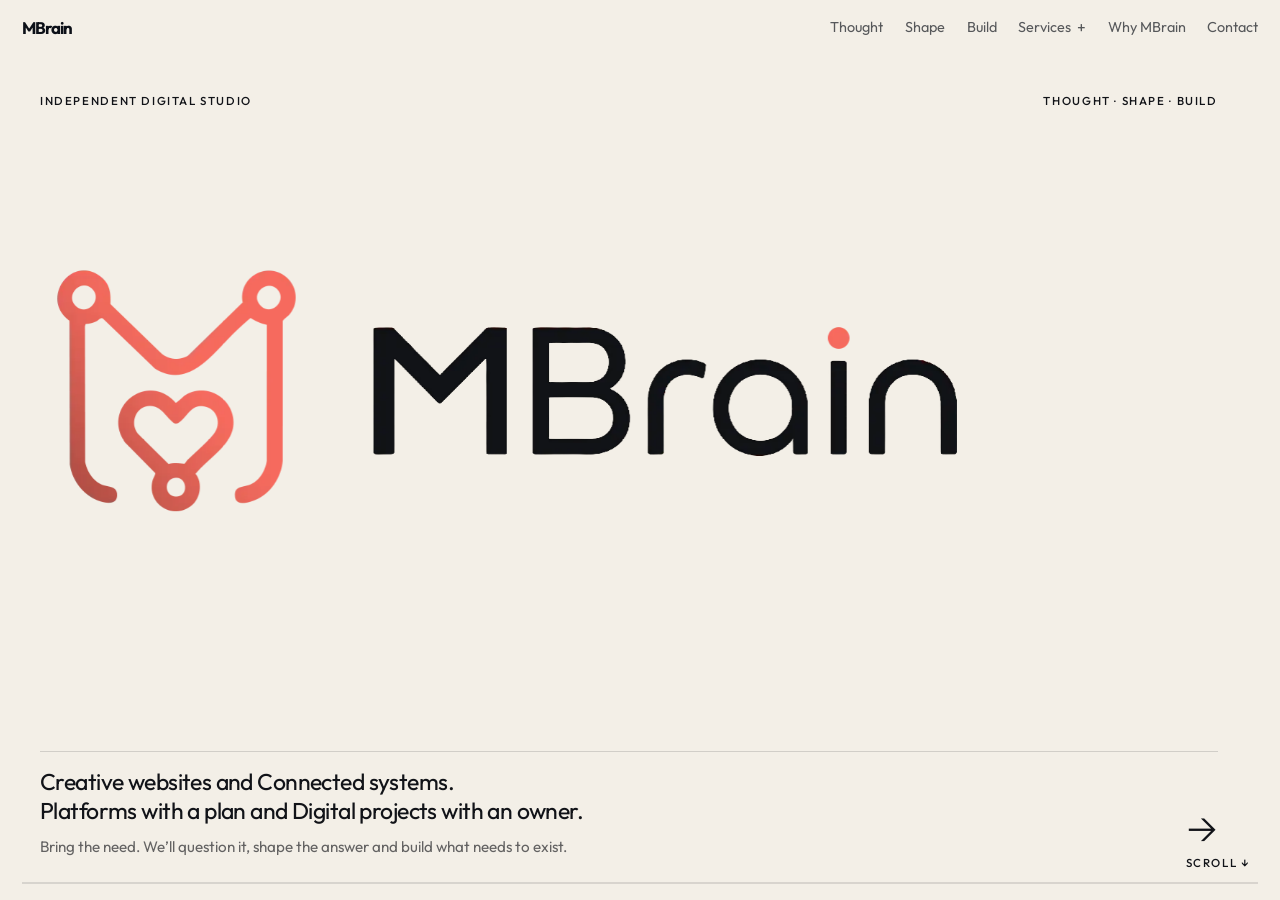
<file: index.html>
<!doctype html>
<html lang="en">
<head>
  <meta charset="utf-8">
  <meta name="viewport" content="width=device-width, initial-scale=1">
  <title>MBrain | Thought · Shape · Build</title>
  <meta name="description" content="MBrain creates creative websites, connected systems, digital products and platforms, and leads digital projects from need to delivery.">
  <link rel="preconnect" href="https://fonts.googleapis.com">
  <link rel="preconnect" href="https://fonts.gstatic.com" crossorigin>
  <link href="https://fonts.googleapis.com/css2?family=Outfit:wght@100..900&display=swap" rel="stylesheet">
  <link rel="icon" type="image/x-icon" href="assets/favicon.ico">
  <link rel="icon" type="image/png" sizes="32x32" href="assets/favicon-32.png"> 
  <link rel="icon" type="image/png" sizes="16x16" href="assets/favicon-16.png">
  <link rel="apple-touch-icon" sizes="180x180" href="assets/apple-touch-icon.png">
  <link rel="stylesheet" href="styles.css?v=1.0.1">
  <script async src="https://www.googletagmanager.com/gtag/js?id=G-PNG44XED51"></script>
  <script>window.dataLayer = window.dataLayer || [];function gtag(){dataLayer.push(arguments);}gtag('js', new Date());gtag('config', 'G-PNG44XED51');</script>
  <meta name="description" content="MBrain is an independent digital studio working across creative websites, digital products, automations and project leadership.">
  <meta property="og:type" content="website">
  <meta property="og:title" content="MBrain | Thought · Shape · Build">
  <meta property="og:description" content="Creative websites. Connected systems. Platforms with a plan. Digital projects with an owner.">
  <meta property="og:url" content="https://mbrain.gr/">
  <meta property="og:site_name" content="MBrain">
  <meta property="og:image" content="https://mbrain.gr/assets/mbrain-og-image.png">
  <meta property="og:image:width" content="1200">
  <meta property="og:image:height" content="630">
  <meta property="og:image:type" content="image/png">
  <meta name="twitter:card" content="summary_large_image">
  <meta name="twitter:title" content="MBrain | Thought · Shape · Build">
  <meta name="twitter:description" content="Creative websites. Connected systems. Platforms with a plan. Digital projects with an owner.">
  <meta name="twitter:image" content="https://mbrain.gr/assets/mbrain-og-image.png">
  <link rel="preload" as="image" href="/assets/mbrain-logo-full-660.webp" imagesrcset=" /assets/mbrain-logo-full-660.webp 660w, /assets/mbrain-logo-full.webp 1315w " imagesizes="(max-width: 900px) calc(100vw - 38px), 74vw" fetchpriority="high">
</head>
<body>
  <header class="site-header">
    <a class="brand" href="#intro">MBrain</a>
    <nav class="nav" aria-label="Main navigation">
      <a href="#thought">Thought</a>
      <a href="#shape">Shape</a>
      <a href="#build">Build</a>
      <div class="nav-services">
        <a class="nav-services-trigger" href="#services" aria-haspopup="true" aria-expanded="false">
          <span>Services</span><span class="nav-services-caret" aria-hidden="true">+</span>
        </a>
        <div class="nav-services-dropdown" aria-label="Services">
          <a href="creative-web-experiences.html">Creative Web Experiences</a>
          <a href="automations-integrations.html">Automations & Integrations</a>
          <a href="digital-products-platforms.html">Digital Products & Platforms</a>
          <a href="digital-project-leadership.html">Digital Project Leadership</a>
        </div>
      </div>
      <a href="#why">Why MBrain</a>
      <a href="#contact">Contact</a>
    </nav>
    <button class="menu-toggle" type="button" aria-label="Open navigation" aria-expanded="false">Menu</button>
  </header>

  <div class="progress" aria-hidden="true"><span class="progress-bar"></span></div>
  <div class="scroll-cue mono" aria-hidden="true">Scroll ↓</div>

  <main class="h-shell" id="h-shell" tabindex="0" aria-label="MBrain horizontal website">
    <div class="track" id="track">

      <section class="panel hero-panel" id="intro" data-panel="intro">
        <div class="hero-inner">
          <div class="hero-topline mono">
            <span>Independent digital studio</span>
            <span>Thought · Shape · Build</span>
          </div>

          <div class="hero-word-stage">
            <h1 class="sr-only">MBrain</h1>
            <img class="hero-logo" src="assets/mbrain-logo-full-660.webp" srcset="assets/mbrain-logo-full-660.webp 660w,assets/mbrain-logo-full.webp 1315w" sizes="(max-width: 900px) calc(100vw - 38px), 74vw" width="660" height="195" fetchpriority="high" decoding="async" alt="MBrain">
            <div class="hero-cut" aria-hidden="true"></div>
          </div>

          <div class="hero-bottom">
            <div class="hero-message">
              <p class="hero-proposition">Creative websites and Connected systems. <br/>Platforms with a plan and Digital projects with an owner.</p>
              <p class="hero-support">Bring the need. We’ll question it, shape the answer and build what needs to exist.</p>
            </div>
            <span class="hero-arrow" aria-hidden="true">→</span>
          </div>
        </div>
      </section>

      <section class="panel thought-panel" id="thought" data-panel="thought">
        <div class="thought-color"></div>
        <div class="thought-image" aria-hidden="true"></div>
        <div class="panel-inner thought-layout">
          <span class="section-no mono">01 / THOUGHT</span>
          <div class="thought-title-wrap">
            <h2 class="pillar-title thought-title">Thought</h2>
          </div>
          <div class="thought-copy pillar-copy">
            <h3>Bring me the request and let’s find the actual need</h3>
            <p>A request often arrives with a solution already attached. “We need a new website.” “We need a platform.” “We need to automate this.”</p>
            <p>I take it apart first. What problem are we solving? Who does it matter to? What creates value? What is necessary? What depends on something else?</p>
            <p class="pillar-closing">The result is a business need that can be understood, challenged and justified.</p>
          </div>
        </div>
      </section>

      <section class="panel shape-panel" id="shape" data-panel="shape">
        <div class="panel-inner shape-layout">
          <span class="section-no mono dark">02 / SHAPE</span>
          <div class="shape-title-wrap">
            <h2 class="pillar-title shape-title">Shape</h2>
          </div>

          <div class="shape-image-stage" aria-hidden="true">
            <div class="shape-fragment sf1"></div>
            <div class="shape-fragment sf2"></div>
            <div class="shape-fragment sf3"></div>
            <div class="shape-fragment sf4"></div>
          </div>

          <div class="shape-copy pillar-copy dark-copy">
            <h3>Now we work out what that need should become</h3>
            <p>This is where the pieces come back together. Flows. Features. Services. Content. Technology. Options. Constraints. Priorities.</p>
            <p>We explore the possibilities, make decisions and turn the business need into a blueprint that people can actually work from.</p>
            <p class="pillar-closing">Something clear enough to build, and considered enough to go further than the original request.</p>
          </div>
        </div>
      </section>

      <section class="panel build-panel" id="build" data-panel="build">
        <div class="build-image" aria-hidden="true"></div>
        <div class="build-wash" aria-hidden="true"></div>
        <div class="panel-inner build-layout">
          <span class="section-no mono dark">03 / BUILD</span>
          <div class="build-title-wrap">
            <h2 class="pillar-title build-title">Build</h2>
          </div>

          <div class="build-assembly" aria-hidden="true">
            <span class="build-band bb1"></span>
            <span class="build-band bb2"></span>
            <span class="build-band bb3"></span>
            <span class="build-band bb4"></span>
            <span class="build-band bb5"></span>
          </div>

          <div class="build-copy pillar-copy dark-copy">
            <h3>Then we make it real</h3>
            <p>The blueprint becomes the website, the platform, the integration, the automation or the delivered project.</p>
            <p>Sometimes I build it. Sometimes your team does. Sometimes several teams are involved.</p>
            <p class="pillar-closing">My job is to keep the reasoning intact all the way through delivery, so what gets built still solves the problem we started with.</p>
          </div>
        </div>
      </section>

      <section class="panel capabilities-panel" id="services" data-panel="services">
        <div class="panel-inner capabilities-layout">
          <div class="cap-heading">
            <p class="kicker mono">Services</p>
            <h2>What can we build from here?</h2>
          </div>

          <div class="cap-strip">
            <button class="cap-item active" type="button" aria-expanded="true">
              <span class="mono">01</span>
              <strong>Creative Web Experiences</strong>
              <i>+</i>
            </button>
            <div class="cap-panel open">
              <div class="cap-copy">
                <h3>You need the digital presence to live up to the thing itself.</h3>
                <p>Some projects deserve more than a perfectly functional website. The brand, the place, the product or the idea needs an experience with its own character.</p>
                <p>I design and build creative websites around what makes the subject worth paying attention to, with the technology staying close enough to the concept that the idea survives implementation.</p>
                <a class="cap-service-link" href="creative-web-experiences.html">Explore Creative Web Experiences <span aria-hidden="true">→</span></a>
              </div>
            </div>

            <button class="cap-item" type="button" aria-expanded="false">
              <span class="mono">02</span>
              <strong>Automations &amp; Integrations</strong>
              <i>+</i>
            </button>
            <div class="cap-panel">
              <div class="cap-copy">
                <h3>Your tools work. The gaps between them don’t.</h3>
                <p>Information gets copied. Tasks get repeated. Someone becomes the human connection between systems that should already be connected.</p>
                <p>I look at the workflow as a whole, work out what should happen automatically and connect the pieces through integrations, APIs, automation and AI where it genuinely adds value.</p>
                <a class="cap-service-link" href="automations-integrations.html">Explore Automations &amp; Integrations <span aria-hidden="true">→</span></a>
              </div>
            </div>

            <button class="cap-item" type="button" aria-expanded="false">
              <span class="mono">03</span>
              <strong>Digital Products &amp; Platforms</strong>
              <i>+</i>
            </button>
            <div class="cap-panel">
              <div class="cap-copy">
                <h3>You know what it needs to do. It still needs to become a product.</h3>
                <p>Users. Journeys. Features. Rules. Integrations. Priorities. Edge cases. The initial idea has to become a structure that people can understand and build.</p>
                <p>I help architect that structure, guide the UX, give direction to the UI and create a blueprint that design and development teams can work from with confidence.</p>
                <a class="cap-service-link" href="digital-products-platforms.html">Explore Digital Products &amp; Platforms <span aria-hidden="true">→</span></a>
              </div>
            </div>

            <button class="cap-item" type="button" aria-expanded="false">
              <span class="mono">04</span>
              <strong>Digital Project Leadership</strong>
              <i>+</i>
            </button>
            <div class="cap-panel">
              <div class="cap-copy">
                <h3>Some digital projects need an owner more than they need another hire.</h3>
                <p>The work crosses teams. Decisions depend on other decisions. Suppliers need direction. Business and technology need to move together.</p>
                <p>I can step into the project for as long as the work needs me, bring structure to it, coordinate the people involved and stay responsible for moving it towards delivery.</p>
                <a class="cap-service-link" href="digital-project-leadership.html">Explore Digital Project Leadership <span aria-hidden="true">→</span></a>
              </div>
            </div>
          </div>
        </div>
      </section>

      <section class="panel why-panel" id="why" data-panel="why">
        <div class="why-rail mono" aria-hidden="true">BUILD / ARCHITECT / LEAD</div>
        <div class="panel-inner why-layout">
          <span class="section-no mono">05 / WHY MBRAIN</span>
          <div class="why-heading">
            <p class="kicker mono">Why MBrain</p>
            <h2>MBrain is me,<br>Michalis Vranis</h2>
          </div>
          <div class="why-copy">
            <p>I’ve spent years moving between parts of digital work that are usually handled separately: building websites, shaping products, running platforms, connecting systems and leading delivery across teams and suppliers.</p>
            <p>I have run my own digital publishing platform since 2011, built websites and digital experiences for clients, and managed complex digital projects inside larger organisations.</p>
            <p>That experience means I can stay close to the idea and still understand what happens when it reaches UX, UI, development, APIs, vendors, security, timelines and delivery.</p>
            <p class="why-closing">I can build when the work needs a builder, architect when it needs structure, and lead when it needs an owner.</p>
          </div>
        </div>
      </section>

      <section class="panel contact-panel" id="contact" data-panel="contact">
        <div class="contact-axis" aria-hidden="true"></div>
        <div class="panel-inner contact-layout">
          <p class="kicker mono">Start a conversation</p>
          <h2 class="contact-title">Bring me what you have</h2>
          <p class="contact-copy">An idea. A problem. A project that already exists. Something you know needs to happen and you’re still working out what it should become.</p>
          <p class="contact-closing">Let’s work out what comes next.</p>
          <div class="contact-actions">
            <a class="contact-link" href="mailto:hello@mbrain.gr">Start a conversation <span>↗</span></a>
            <a class="contact-social mono" target="_blank" href="https://www.linkedin.com/company/mbrain-studio/" aria-label="MBrain on LinkedIn">MBrain on LinkedIn <span>↗</span></a>
          </div>
        </div>
      </section>
    </div>
  </main>

  <script src="script.js?v=1.0.1"></script>
</body>
</html>
</file>
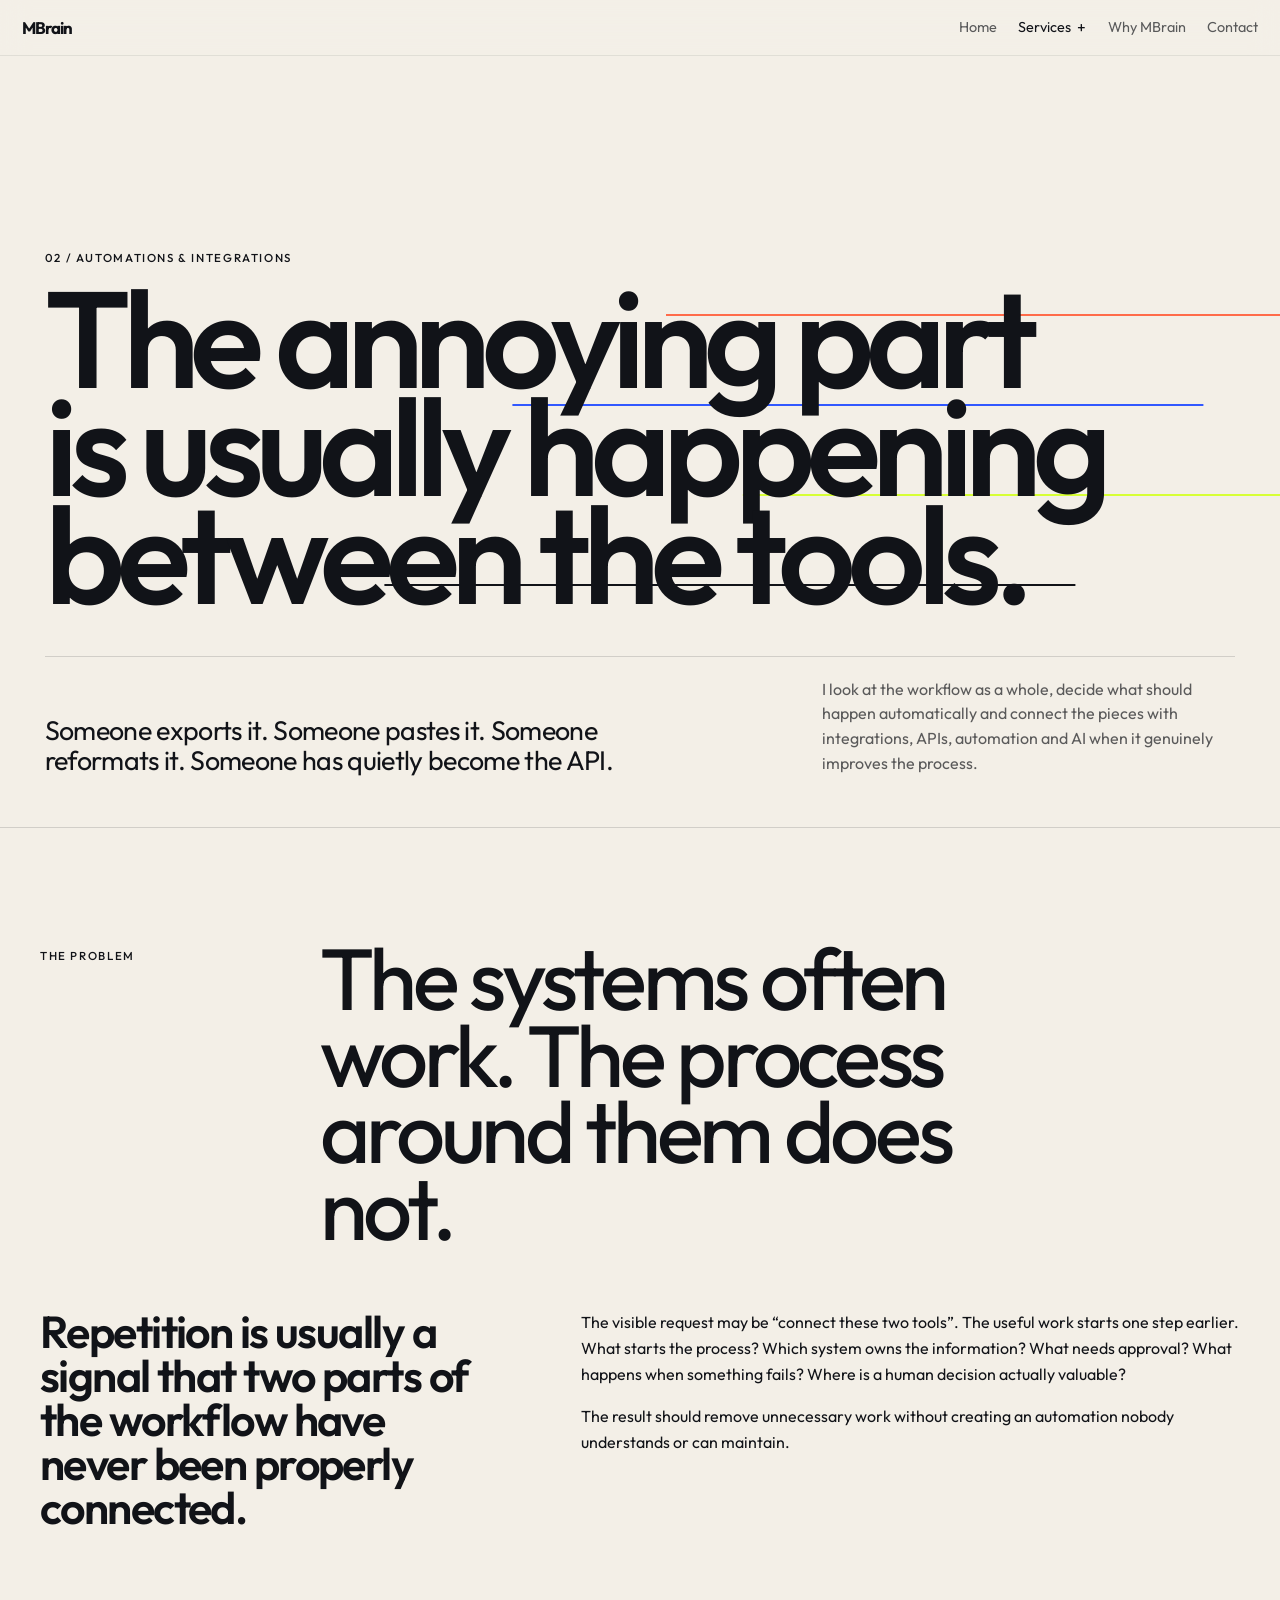
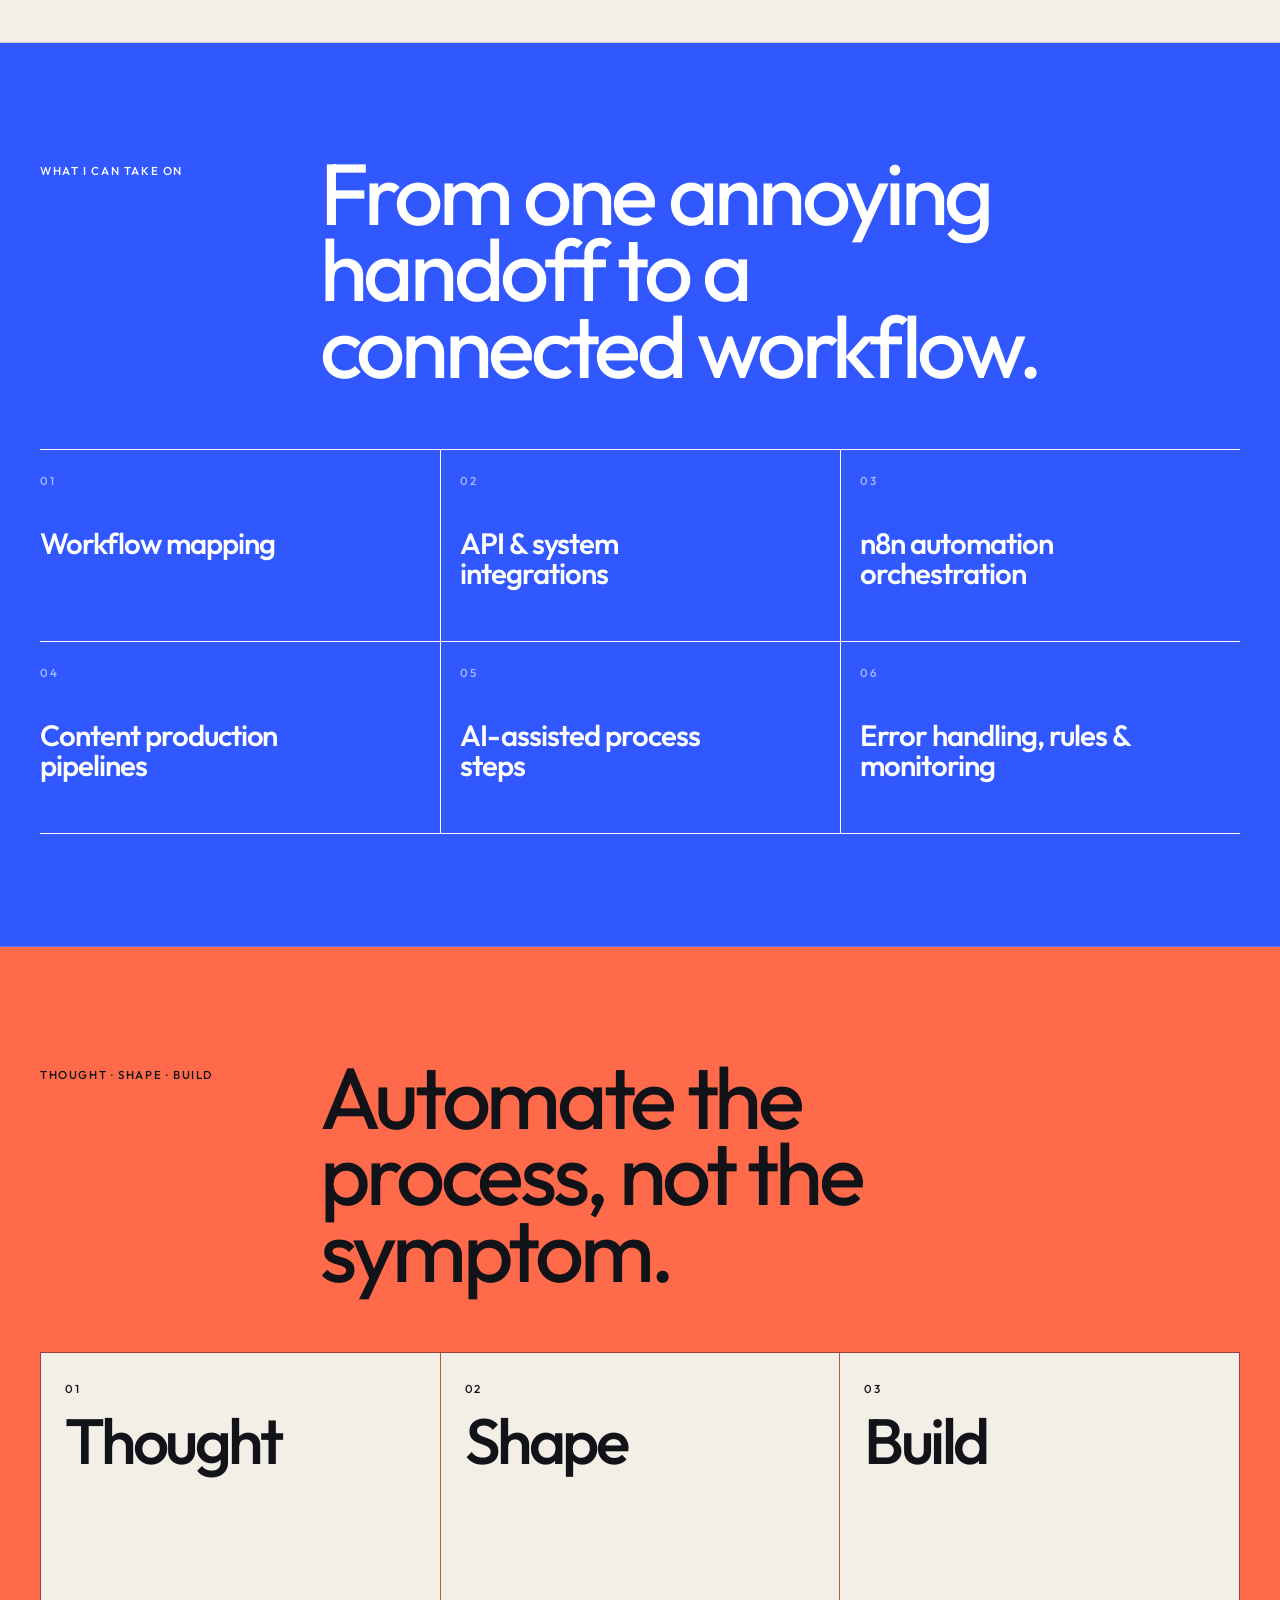
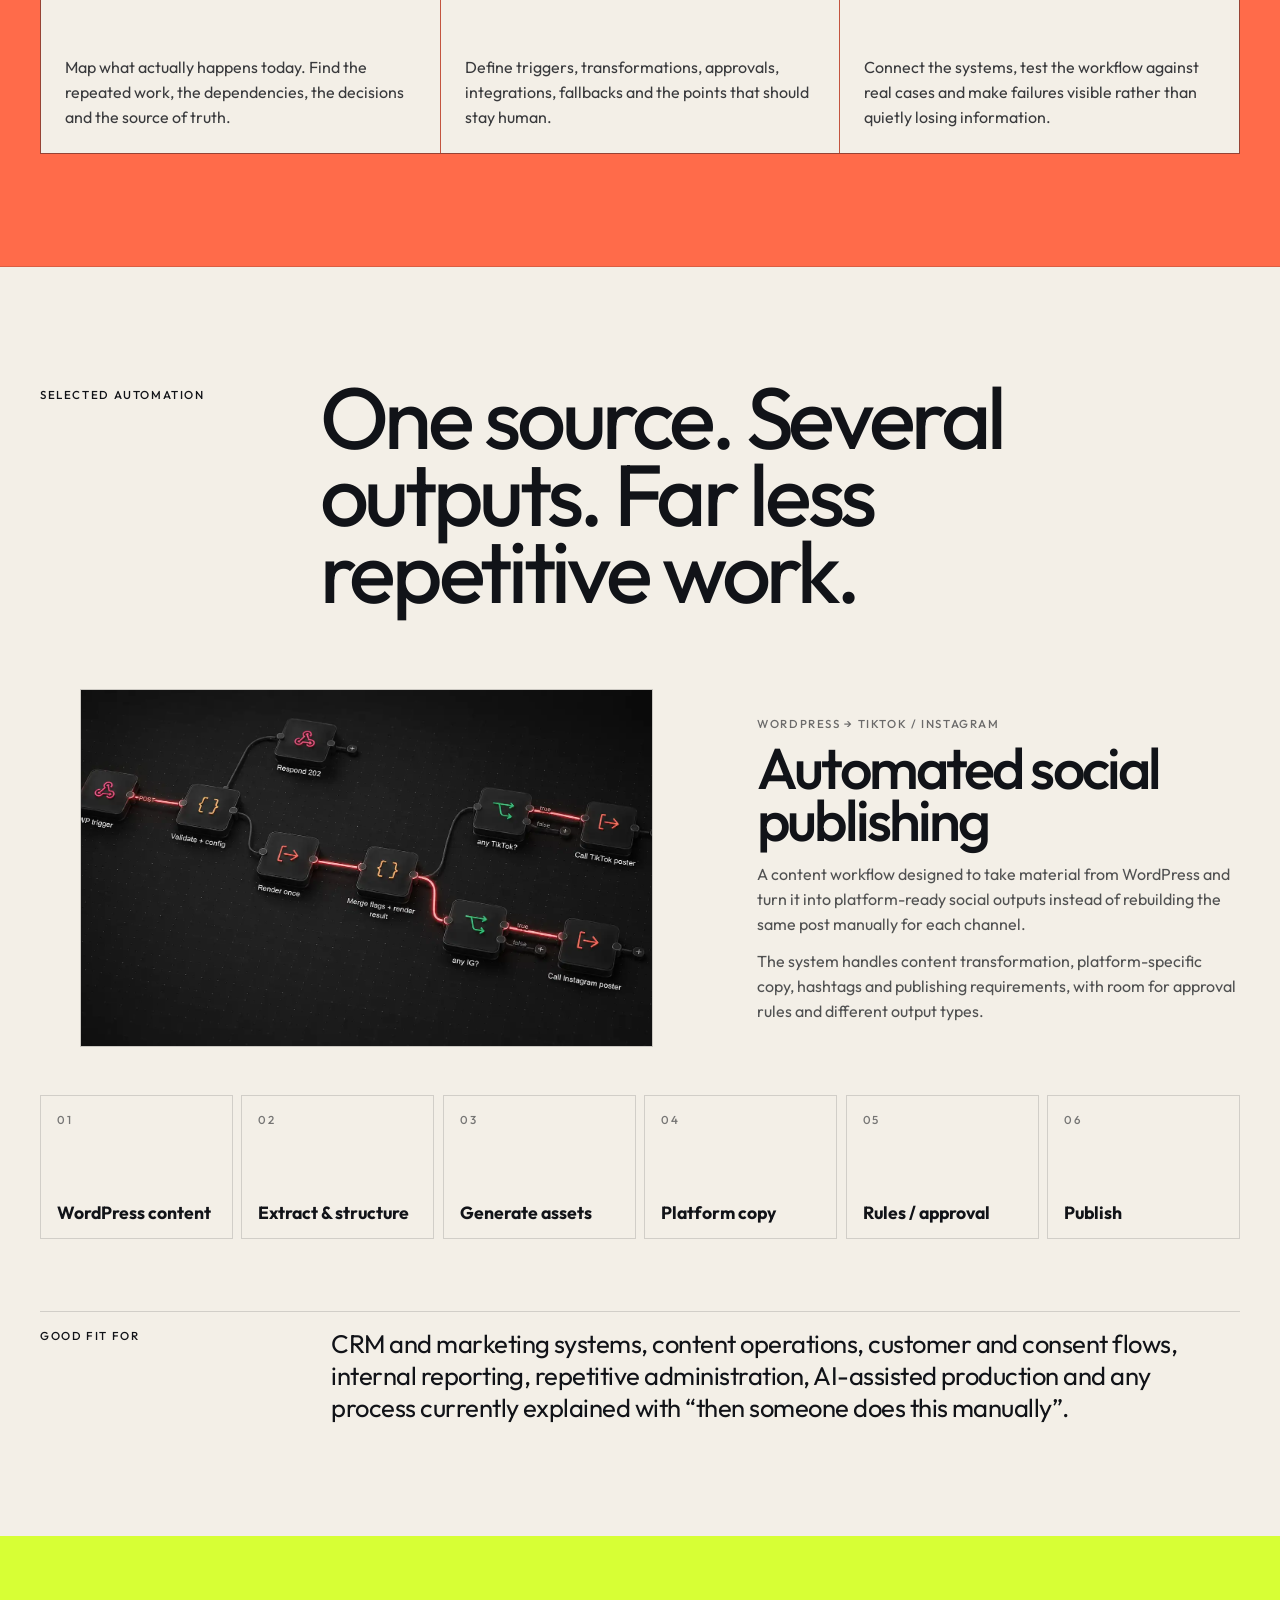
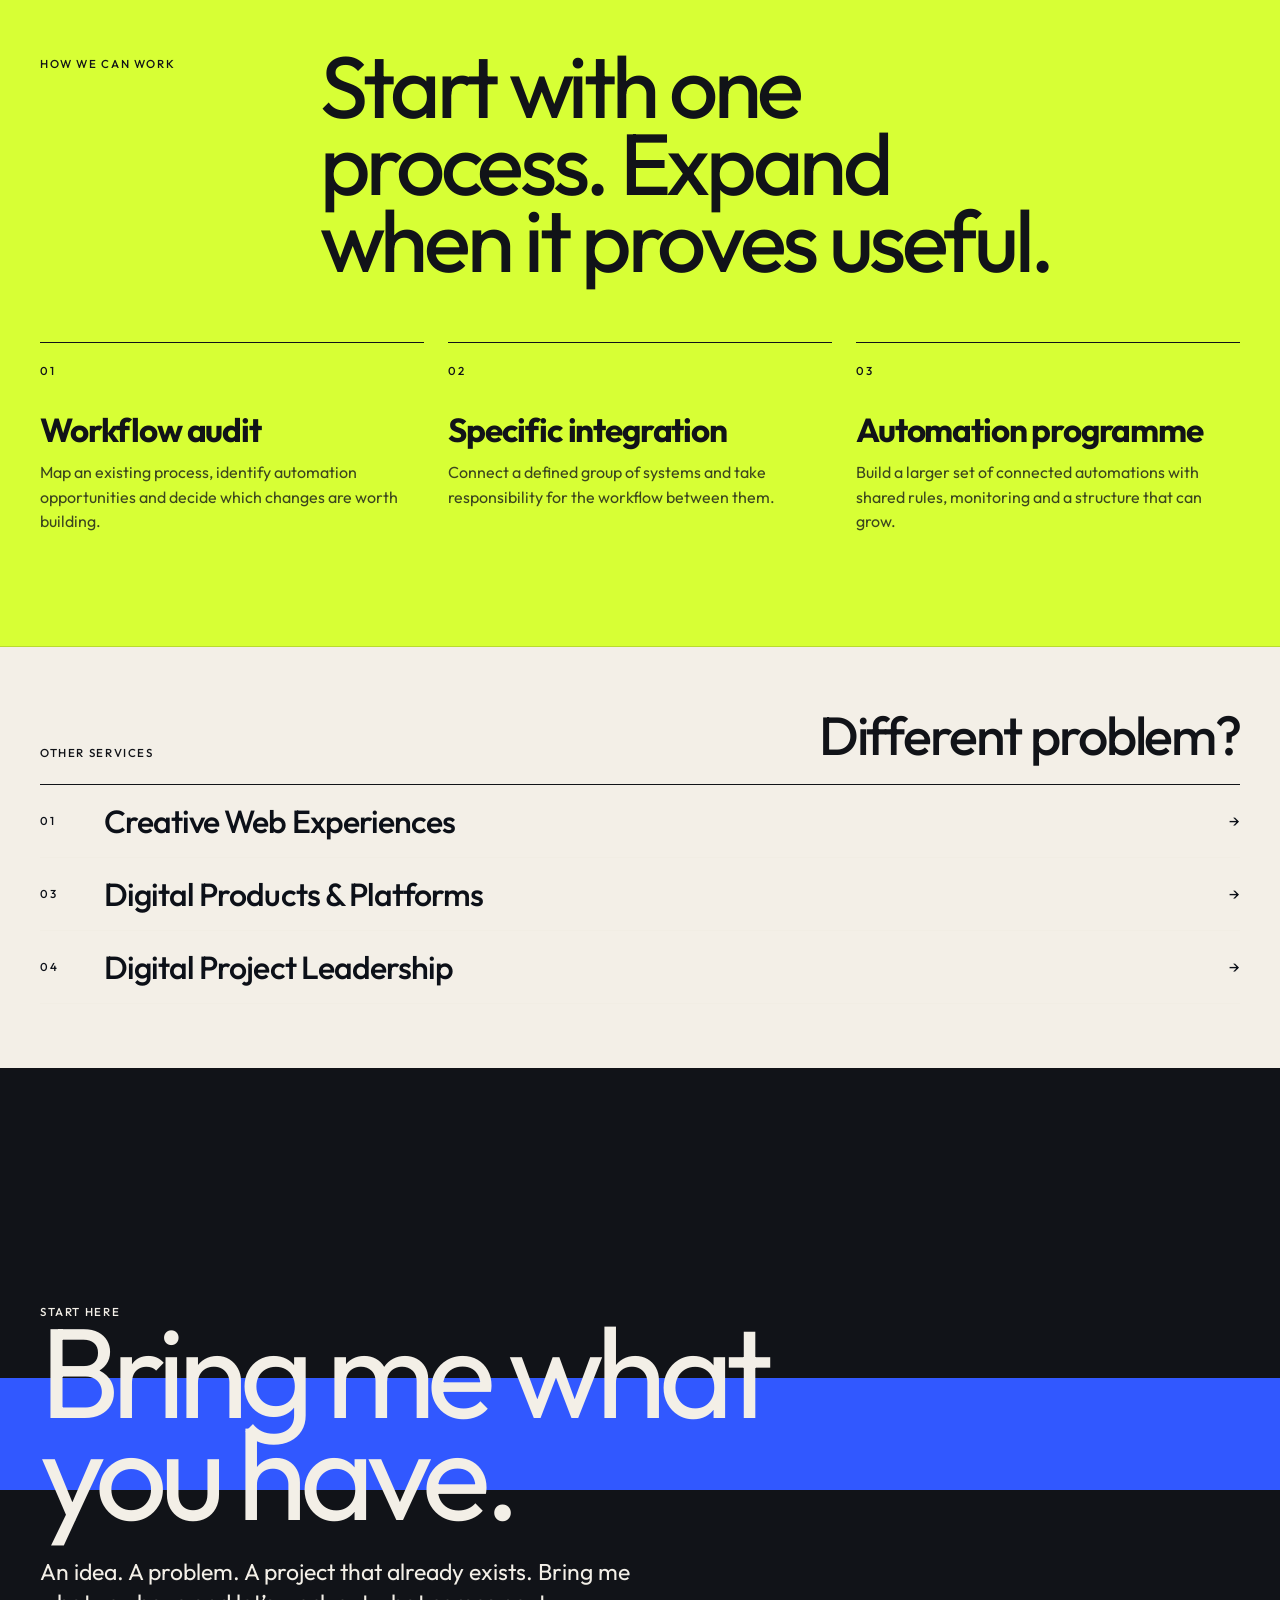
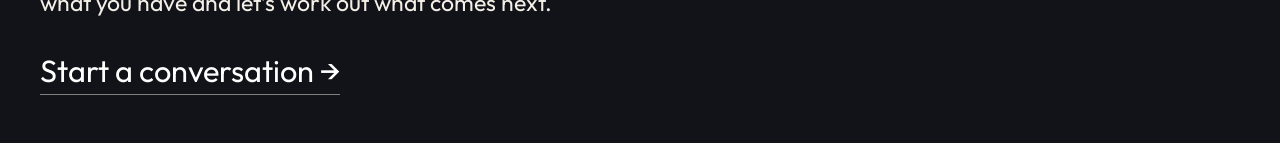
<file: automations-integrations.html>
<!doctype html>
<html lang="en">
<head>
  <meta charset="utf-8">
  <meta name="viewport" content="width=device-width, initial-scale=1">
  <title>Automations & Integrations | MBrain</title>
  <meta name="description" content="Workflow automation, system integrations, APIs and AI-assisted processes designed around the work that actually needs to happen.">
  <link rel="canonical" href="https://mbrain.gr/automations-integrations.html">

  <meta property="og:type" content="website">
  <meta property="og:site_name" content="MBrain">
  <meta property="og:title" content="Automations & Integrations | MBrain">
  <meta property="og:description" content="Workflow automation, system integrations, APIs and AI-assisted processes designed around the work that actually needs to happen.">
  <meta property="og:url" content="https://mbrain.gr/automations-integrations.html">
  <meta property="og:image" content="https://mbrain.gr/assets/mbrain-og-image.png">
  <meta property="og:image:width" content="1200">
  <meta property="og:image:height" content="630">
  <meta property="og:image:type" content="image/png">
  <meta name="twitter:card" content="summary_large_image">
  <meta name="twitter:title" content="Automations & Integrations | MBrain">
  <meta name="twitter:description" content="Workflow automation, system integrations, APIs and AI-assisted processes designed around the work that actually needs to happen.">
  <meta name="twitter:image" content="https://mbrain.gr/assets/mbrain-og-image.png">

  <link rel="icon" type="image/x-icon" href="assets/favicon.ico">
  <link rel="icon" type="image/png" sizes="32x32" href="assets/favicon-32.png">
  <link rel="icon" type="image/png" sizes="16x16" href="assets/favicon-16.png">
  <link rel="apple-touch-icon" sizes="180x180" href="assets/apple-touch-icon.png">

  <link rel="preconnect" href="https://fonts.googleapis.com">
  <link rel="preconnect" href="https://fonts.gstatic.com" crossorigin>
  <link href="https://fonts.googleapis.com/css2?family=Outfit:wght@100..900&display=swap" rel="stylesheet">

  <link rel="stylesheet" href="styles.css?v=1.0.1">
  <link rel="stylesheet" href="service-pages.css?v=1.0.1">
  <script async src="https://www.googletagmanager.com/gtag/js?id=G-PNG44XED51"></script>
  <script>
    window.dataLayer = window.dataLayer || [];
    function gtag(){dataLayer.push(arguments);}
    gtag('js', new Date());
    gtag('config', 'G-PNG44XED51');
  </script>
</head>
<body class="service-page">
  <header class="site-header">
    <a class="brand" href="index.html">MBrain</a>
    <nav class="nav" aria-label="Main navigation">
      <a href="index.html">Home</a>
      <div class="nav-services">
        <a class="nav-services-trigger active" href="index.html#services" aria-haspopup="true" aria-expanded="false">
          <span>Services</span><span class="nav-services-caret" aria-hidden="true">+</span>
        </a>
        <div class="nav-services-dropdown" aria-label="Services">
          <a href="creative-web-experiences.html">Creative Web Experiences</a>
          <a href="automations-integrations.html" aria-current="page">Automations & Integrations</a>
          <a href="digital-products-platforms.html">Digital Products & Platforms</a>
          <a href="digital-project-leadership.html">Digital Project Leadership</a>
        </div>
      </div>
      <a href="index.html#why">Why MBrain</a>
      <a href="index.html#contact">Contact</a>
    </nav>
    <button class="menu-toggle" type="button" aria-label="Open navigation" aria-expanded="false">Menu</button>
  </header>

  <div class="service-progress" aria-hidden="true"><span></span></div>

  <main class="service-main">
    <section class="service-hero automation">
      <div class="service-wrap service-hero-inner">
        <p class="service-eyebrow mono">02 / Automations &amp; Integrations</p>
        <h1>The annoying part is usually happening between the tools.</h1>
        <div class="service-hero-lead">
          <p class="lead">Someone exports it. Someone pastes it. Someone reformats it. Someone has quietly become the API.</p>
          <p class="support">I look at the workflow as a whole, decide what should happen automatically and connect the pieces with integrations, APIs, automation and AI when it genuinely improves the process.</p>
        </div>
      </div>
    </section>

    <section class="service-section">
      <div class="service-wrap">
        <div class="service-section-head reveal">
          <span class="mono">The problem</span>
          <h2>The systems often work. The process around them does not.</h2>
        </div>
        <div class="service-intro reveal">
          <p class="statement">Repetition is usually a signal that two parts of the workflow have never been properly connected.</p>
          <div class="service-intro-copy">
            <p>The visible request may be “connect these two tools”. The useful work starts one step earlier. What starts the process? Which system owns the information? What needs approval? What happens when something fails? Where is a human decision actually valuable?</p>
            <p>The result should remove unnecessary work without creating an automation nobody understands or can maintain.</p>
          </div>
        </div>
      </div>
    </section>

    <section class="service-section blue">
      <div class="service-wrap">
        <div class="service-section-head reveal">
          <span class="mono">What I can take on</span>
          <h2>From one annoying handoff to a connected workflow.</h2>
        </div>
        <div class="scope-grid reveal">
          <div class="scope-item"><span class="mono">01</span><h3>Workflow mapping</h3></div>
          <div class="scope-item"><span class="mono">02</span><h3>API &amp; system integrations</h3></div>
          <div class="scope-item"><span class="mono">03</span><h3>n8n automation orchestration</h3></div>
          <div class="scope-item"><span class="mono">04</span><h3>Content production pipelines</h3></div>
          <div class="scope-item"><span class="mono">05</span><h3>AI-assisted process steps</h3></div>
          <div class="scope-item"><span class="mono">06</span><h3>Error handling, rules &amp; monitoring</h3></div>
        </div>
      </div>
    </section>

    <section class="service-section orange">
      <div class="service-wrap">
        <div class="service-section-head reveal">
          <span class="mono">Thought · Shape · Build</span>
          <h2>Automate the process, not the symptom.</h2>
        </div>
        <div class="tsb-grid reveal">
          <article class="tsb-step">
            <div><span class="mono">01</span><strong>Thought</strong></div>
            <p>Map what actually happens today. Find the repeated work, the dependencies, the decisions and the source of truth.</p>
          </article>
          <article class="tsb-step">
            <div><span class="mono">02</span><strong>Shape</strong></div>
            <p>Define triggers, transformations, approvals, integrations, fallbacks and the points that should stay human.</p>
          </article>
          <article class="tsb-step">
            <div><span class="mono">03</span><strong>Build</strong></div>
            <p>Connect the systems, test the workflow against real cases and make failures visible rather than quietly losing information.</p>
          </article>
        </div>
      </div>
    </section>

    <section class="showcase">
      <div class="service-wrap">
        <div class="service-section-head reveal">
          <span class="mono">Selected automation</span>
          <h2>One source. Several outputs. Far less repetitive work.</h2>
        </div>

        <article class="showcase-item reveal">
          <figure class="showcase-media">
            <img src="assets/automation-service-tiktok.webp" />
          </figure>
          <div class="showcase-copy">
            <span class="mono">WordPress → TikTok / Instagram</span>
            <h3>Automated social publishing</h3>
            <p>A content workflow designed to take material from WordPress and turn it into platform-ready social outputs instead of rebuilding the same post manually for each channel.</p>
            <p>The system handles content transformation, platform-specific copy, hashtags and publishing requirements, with room for approval rules and different output types.</p>
          </div>
        </article>

        <div class="flow reveal" aria-label="Simplified publishing workflow">
          <div class="flow-step"><span class="mono">01</span><strong>WordPress content</strong></div>
          <div class="flow-step"><span class="mono">02</span><strong>Extract &amp; structure</strong></div>
          <div class="flow-step"><span class="mono">03</span><strong>Generate assets</strong></div>
          <div class="flow-step"><span class="mono">04</span><strong>Platform copy</strong></div>
          <div class="flow-step"><span class="mono">05</span><strong>Rules / approval</strong></div>
          <div class="flow-step"><span class="mono">06</span><strong>Publish</strong></div>
        </div>

        <div class="showcase-note reveal">
          <span class="mono">Good fit for</span>
          <p>CRM and marketing systems, content operations, customer and consent flows, internal reporting, repetitive administration, AI-assisted production and any process currently explained with “then someone does this manually”.</p>
        </div>
      </div>
    </section>

    <section class="service-section lime">
      <div class="service-wrap">
        <div class="service-section-head reveal">
          <span class="mono">How we can work</span>
          <h2>Start with one process. Expand when it proves useful.</h2>
        </div>
        <div class="engagement-grid reveal">
          <article class="engagement-item"><span class="mono">01</span><h3>Workflow audit</h3><p>Map an existing process, identify automation opportunities and decide which changes are worth building.</p></article>
          <article class="engagement-item"><span class="mono">02</span><h3>Specific integration</h3><p>Connect a defined group of systems and take responsibility for the workflow between them.</p></article>
          <article class="engagement-item"><span class="mono">03</span><h3>Automation programme</h3><p>Build a larger set of connected automations with shared rules, monitoring and a structure that can grow.</p></article>
        </div>
      </div>
    </section>

  <section class="other-services">
    <div class="service-wrap">
      <div class="other-services-head">
        <span class="mono">Other services</span>
        <h2>Different problem?</h2>
      </div>
      <div class="other-services-list">
        <a class="other-service" href="creative-web-experiences.html">
          <span class="mono">01</span>
          <strong>Creative Web Experiences</strong>
          <span aria-hidden="true">→</span>
        </a>
        <a class="other-service" href="digital-products-platforms.html">
          <span class="mono">03</span>
          <strong>Digital Products & Platforms</strong>
          <span aria-hidden="true">→</span>
        </a>
        <a class="other-service" href="digital-project-leadership.html">
          <span class="mono">04</span>
          <strong>Digital Project Leadership</strong>
          <span aria-hidden="true">→</span>
        </a>
      </div>
    </div>
  </section>

  <section class="service-cta">
    <div class="service-wrap service-cta-inner">
      <span class="mono">Start here</span>
      <h2>Bring me what you have.</h2>
      <p>An idea. A problem. A project that already exists. Bring me what you have and let’s work out what comes next.</p>
      <a class="primary" href="mailto:hello@mbrain.gr">Start a conversation →</a>
    </div>
  </section>

  </main>
  <script src="service-pages.js?v=1.0.1" defer></script>
</body>
</html>
</file>
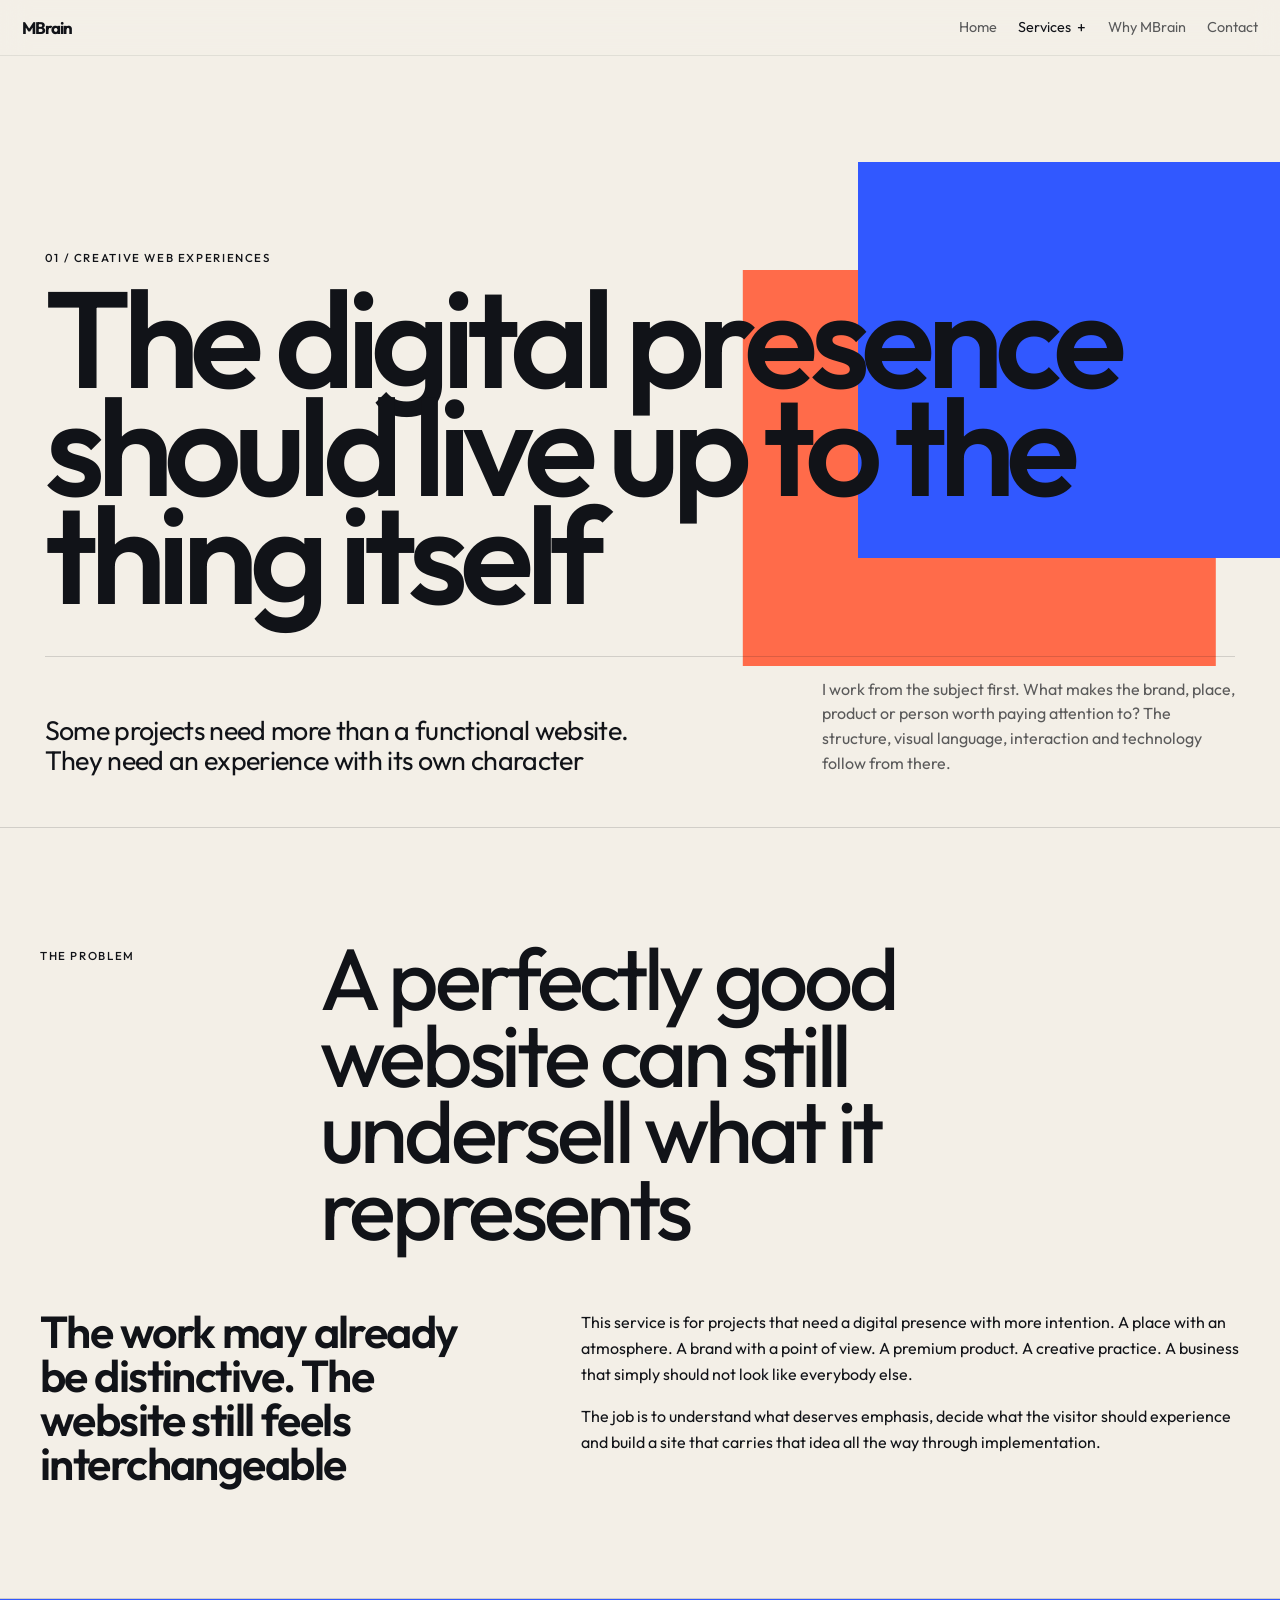
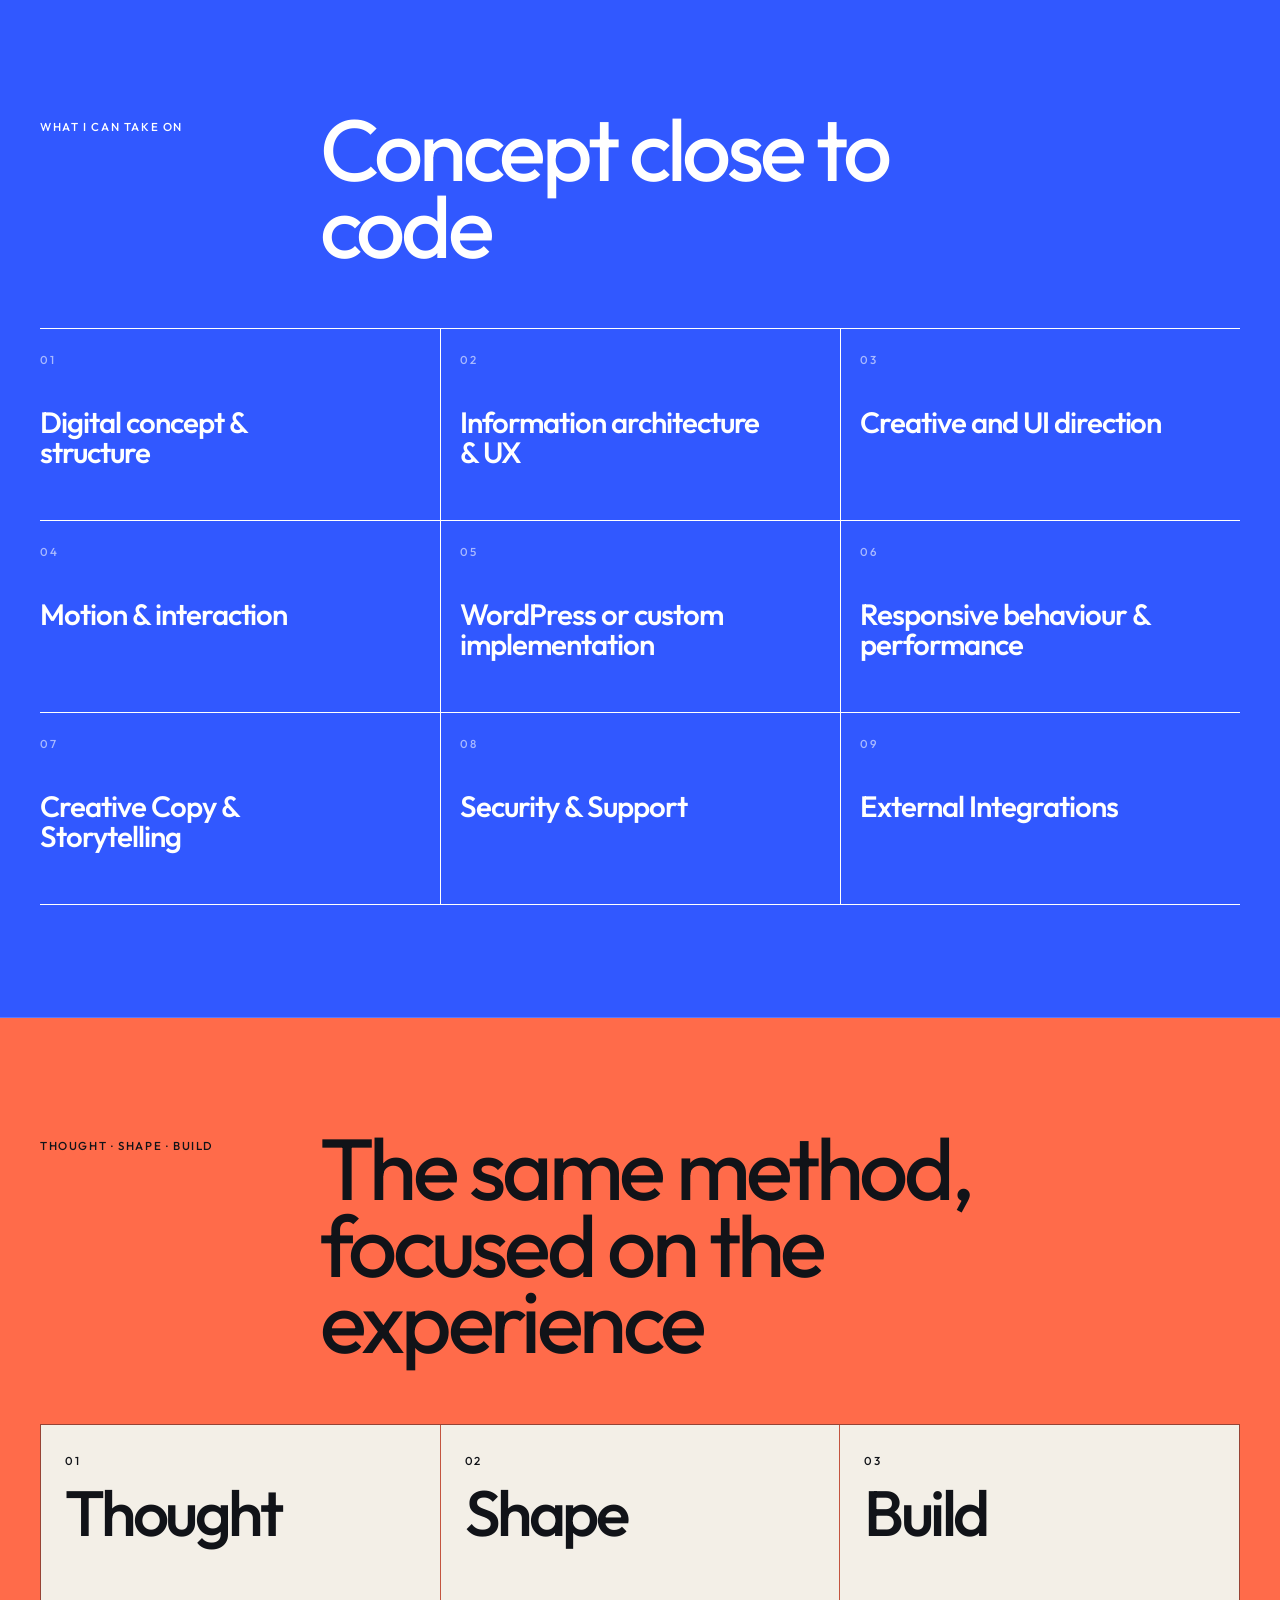
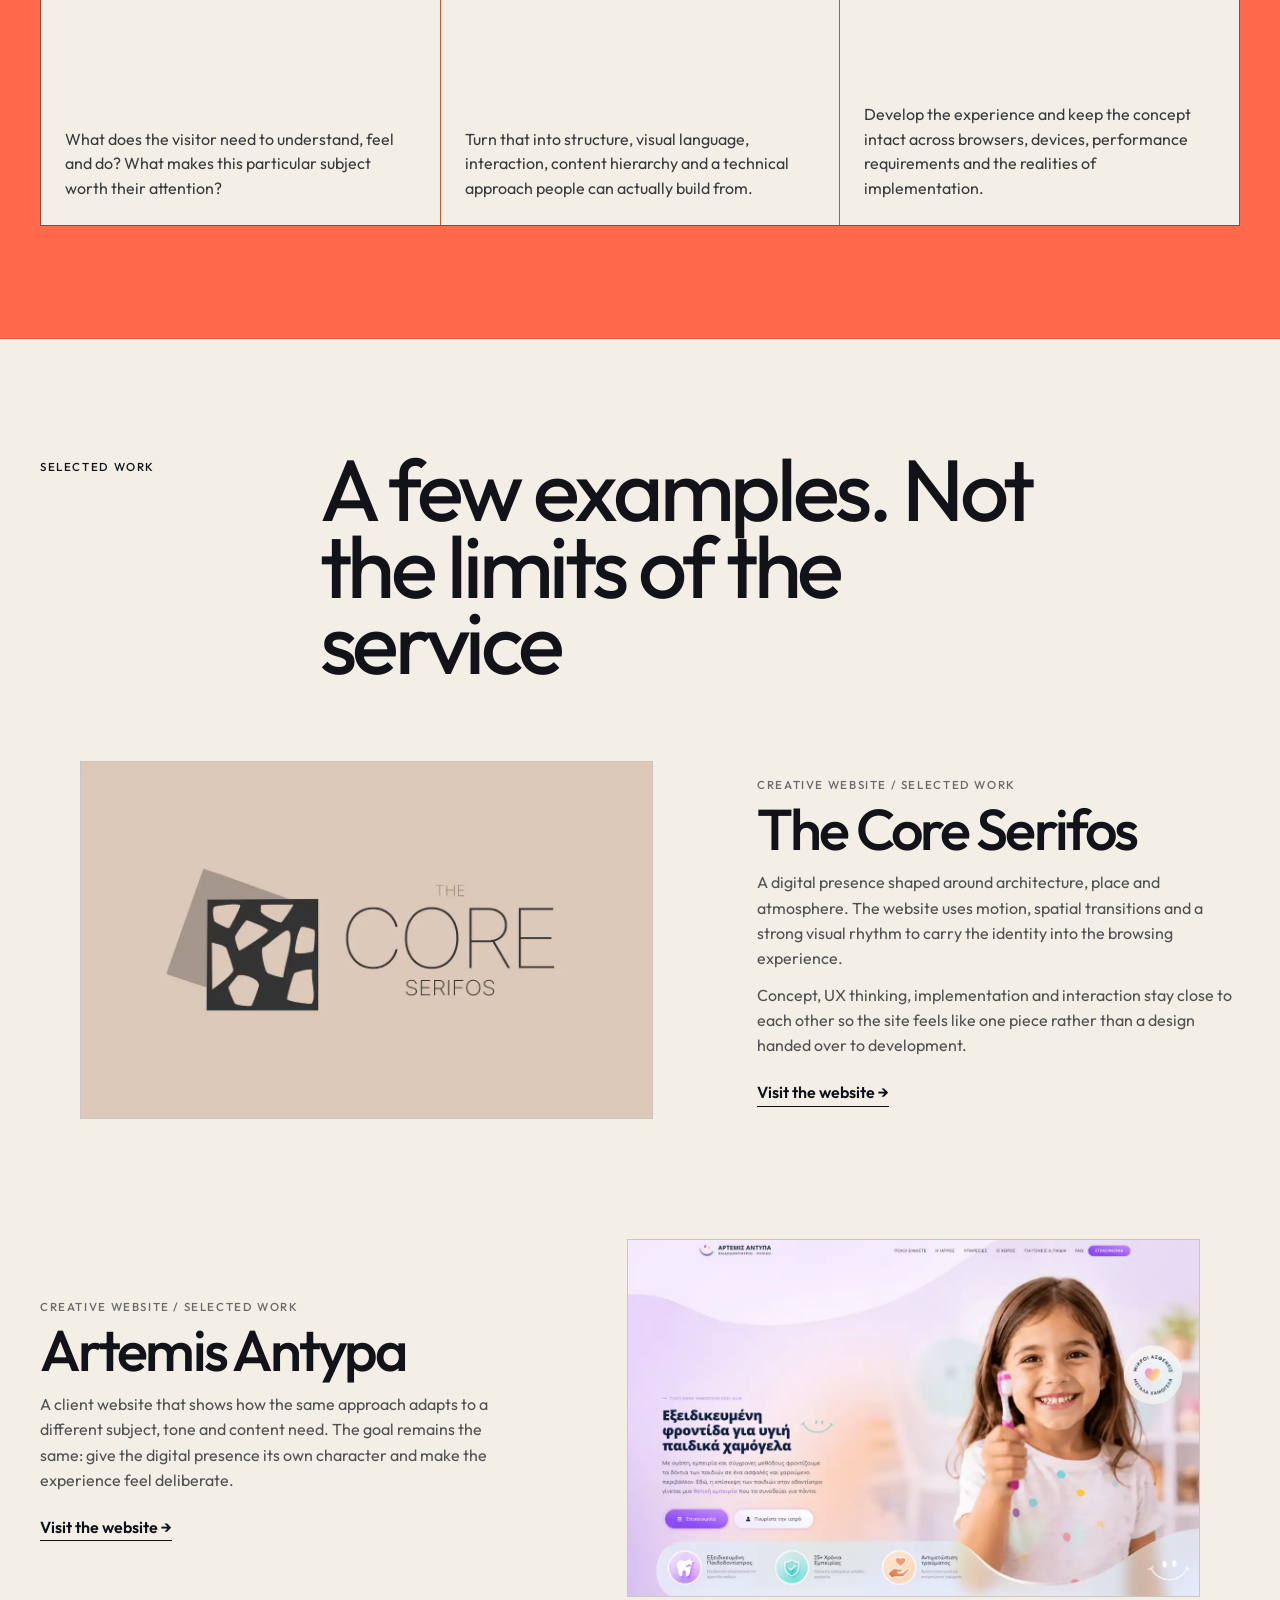
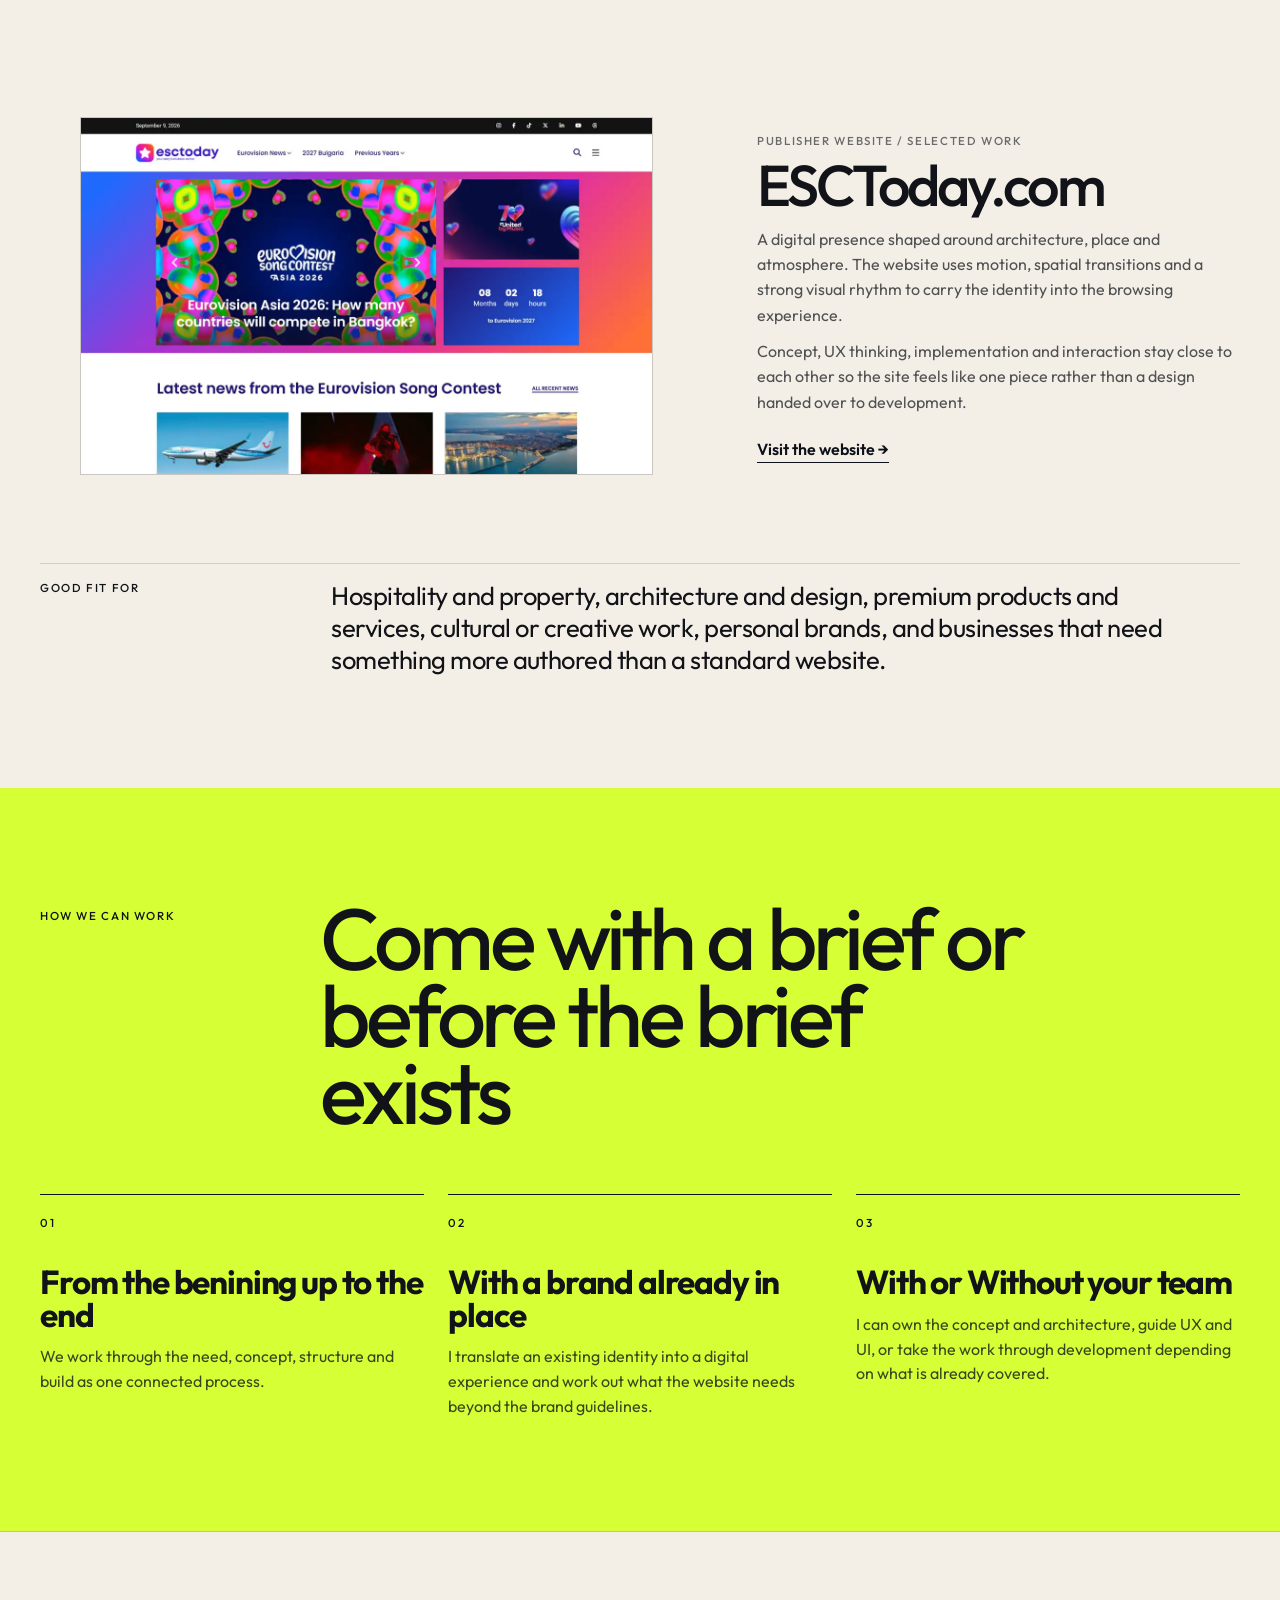
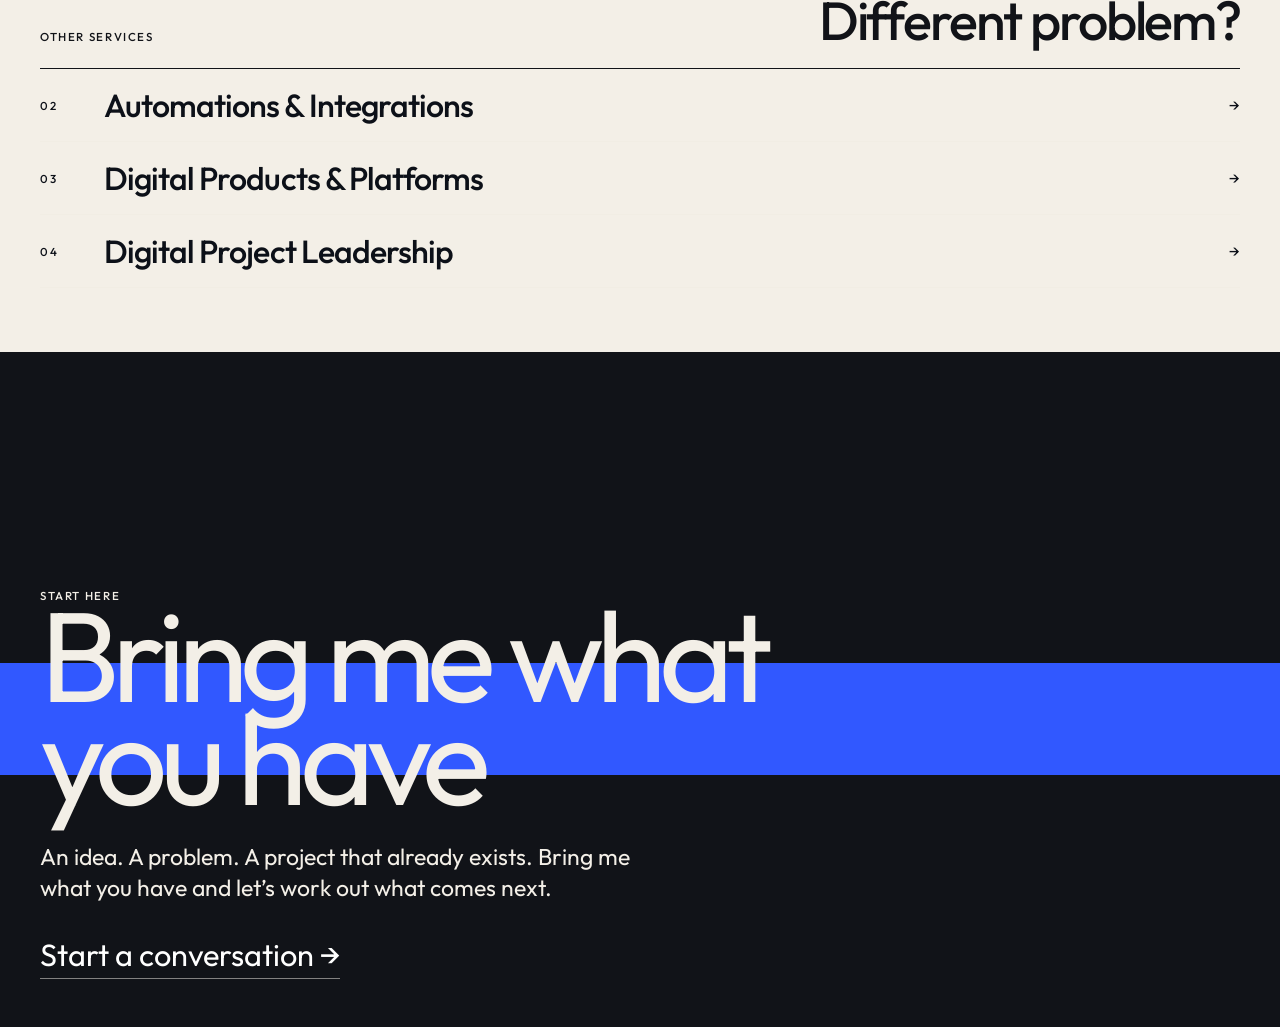
<file: creative-web-experiences.html>
<!doctype html>
<html lang="en">
<head>
  <meta charset="utf-8">
  <meta name="viewport" content="width=device-width, initial-scale=1">
  <title>Creative Web Experiences | MBrain</title>
  <meta name="description" content="Creative websites and digital experiences shaped around the character of the brand, place, product or idea.">
  <link rel="canonical" href="https://mbrain.gr/creative-web-experiences.html">

  <meta property="og:type" content="website">
  <meta property="og:site_name" content="MBrain">
  <meta property="og:title" content="Creative Web Experiences | MBrain">
  <meta property="og:description" content="Creative websites and digital experiences shaped around the character of the brand, place, product or idea.">
  <meta property="og:url" content="https://mbrain.gr/creative-web-experiences.html">
  <meta property="og:image" content="https://mbrain.gr/assets/mbrain-og-image.png">
  <meta property="og:image:width" content="1200">
  <meta property="og:image:height" content="630">
  <meta property="og:image:type" content="image/png">
  <meta name="twitter:card" content="summary_large_image">
  <meta name="twitter:title" content="Creative Web Experiences | MBrain">
  <meta name="twitter:description" content="Creative websites and digital experiences shaped around the character of the brand, place, product or idea.">
  <meta name="twitter:image" content="https://mbrain.gr/assets/mbrain-og-image.png">

  <link rel="icon" type="image/x-icon" href="assets/favicon.ico">
  <link rel="icon" type="image/png" sizes="32x32" href="assets/favicon-32.png">
  <link rel="icon" type="image/png" sizes="16x16" href="assets/favicon-16.png">
  <link rel="apple-touch-icon" sizes="180x180" href="assets/apple-touch-icon.png">

  <link rel="preconnect" href="https://fonts.googleapis.com">
  <link rel="preconnect" href="https://fonts.gstatic.com" crossorigin>
  <link href="https://fonts.googleapis.com/css2?family=Outfit:wght@100..900&display=swap" rel="stylesheet">

  <link rel="stylesheet" href="styles.css?v=1.0.1">
  <link rel="stylesheet" href="service-pages.css?v=1.0.1">
  <script async src="https://www.googletagmanager.com/gtag/js?id=G-PNG44XED51"></script>
  <script>
    window.dataLayer = window.dataLayer || [];
    function gtag(){dataLayer.push(arguments);}
    gtag('js', new Date());
    gtag('config', 'G-PNG44XED51');
  </script>
</head>
<body class="service-page">
  <header class="site-header">
    <a class="brand" href="index.html">MBrain</a>
    <nav class="nav" aria-label="Main navigation">
      <a href="index.html">Home</a>
      <div class="nav-services">
        <a class="nav-services-trigger active" href="index.html#services" aria-haspopup="true" aria-expanded="false">
          <span>Services</span><span class="nav-services-caret" aria-hidden="true">+</span>
        </a>
        <div class="nav-services-dropdown" aria-label="Services">
          <a href="creative-web-experiences.html" aria-current="page">Creative Web Experiences</a>
          <a href="automations-integrations.html">Automations & Integrations</a>
          <a href="digital-products-platforms.html">Digital Products & Platforms</a>
          <a href="digital-project-leadership.html">Digital Project Leadership</a>
        </div>
      </div>
      <a href="index.html#why">Why MBrain</a>
      <a href="index.html#contact">Contact</a>
    </nav>
    <button class="menu-toggle" type="button" aria-label="Open navigation" aria-expanded="false">Menu</button>
  </header>

  <div class="service-progress" aria-hidden="true"><span></span></div>

  <main class="service-main">
    <section class="service-hero web">
      <div class="service-wrap service-hero-inner">
        <p class="service-eyebrow mono">01 / Creative Web Experiences</p>
        <h1>The digital presence should live up to the thing itself</h1>
        <div class="service-hero-lead">
          <p class="lead">Some projects need more than a functional website. They need an experience with its own character</p>
          <p class="support">I work from the subject first. What makes the brand, place, product or person worth paying attention to? The structure, visual language, interaction and technology follow from there.</p>
        </div>
      </div>
    </section>

    <section class="service-section">
      <div class="service-wrap">
        <div class="service-section-head reveal">
          <span class="mono">The problem</span>
          <h2>A perfectly good website can still undersell what it represents</h2>
        </div>
        <div class="service-intro reveal">
          <p class="statement">The work may already be distinctive. The website still feels interchangeable</p>
          <div class="service-intro-copy">
            <p>This service is for projects that need a digital presence with more intention. A place with an atmosphere. A brand with a point of view. A premium product. A creative practice. A business that simply should not look like everybody else.</p>
            <p>The job is to understand what deserves emphasis, decide what the visitor should experience and build a site that carries that idea all the way through implementation.</p>
          </div>
        </div>
      </div>
    </section>

    <section class="service-section blue">
      <div class="service-wrap">
        <div class="service-section-head reveal">
          <span class="mono">What I can take on</span>
          <h2>Concept close to code</h2>
        </div>
        <div class="scope-grid reveal">
          <div class="scope-item"><span class="mono">01</span><h3>Digital concept &amp; structure</h3></div>
          <div class="scope-item"><span class="mono">02</span><h3>Information architecture &amp; UX</h3></div>
          <div class="scope-item"><span class="mono">03</span><h3>Creative and UI direction</h3></div>
          <div class="scope-item"><span class="mono">04</span><h3>Motion &amp; interaction</h3></div>
          <div class="scope-item"><span class="mono">05</span><h3>WordPress or custom implementation</h3></div>
          <div class="scope-item"><span class="mono">06</span><h3>Responsive behaviour &amp; performance</h3></div>
          <div class="scope-item"><span class="mono">07</span><h3>Creative Copy &amp; Storytelling</h3></div>
          <div class="scope-item"><span class="mono">08</span><h3>Security & Support</h3></div>
          <div class="scope-item"><span class="mono">09</span><h3>External Integrations</h3></div>
        </div>
      </div>
    </section>

    <section class="service-section orange">
      <div class="service-wrap">
        <div class="service-section-head reveal">
          <span class="mono">Thought · Shape · Build</span>
          <h2>The same method, focused on the experience</h2>
        </div>
        <div class="tsb-grid reveal">
          <article class="tsb-step">
            <div><span class="mono">01</span><strong>Thought</strong></div>
            <p>What does the visitor need to understand, feel and do? What makes this particular subject worth their attention?</p>
          </article>
          <article class="tsb-step">
            <div><span class="mono">02</span><strong>Shape</strong></div>
            <p>Turn that into structure, visual language, interaction, content hierarchy and a technical approach people can actually build from.</p>
          </article>
          <article class="tsb-step">
            <div><span class="mono">03</span><strong>Build</strong></div>
            <p>Develop the experience and keep the concept intact across browsers, devices, performance requirements and the realities of implementation.</p>
          </article>
        </div>
      </div>
    </section>

    <section class="showcase">
      <div class="service-wrap">
        <div class="service-section-head reveal">
          <span class="mono">Selected work</span>
          <h2>A few examples. Not the limits of the service</h2>
        </div>

        <div class="showcase-list">
          <article class="showcase-item reveal">
            <figure class="showcase-media">
              <img src="assets/core-serifos.webp" />
            </figure>
            <div class="showcase-copy">
              <span class="mono">Creative website / Selected work</span>
              <h3>The Core Serifos</h3>
              <p>A digital presence shaped around architecture, place and atmosphere. The website uses motion, spatial transitions and a strong visual rhythm to carry the identity into the browsing experience.</p>
              <p>Concept, UX thinking, implementation and interaction stay close to each other so the site feels like one piece rather than a design handed over to development.</p>
              <a class="project-link" href="https://core-serifos.com/" target="_blank" rel="noopener">Visit the website →</a>
            </div>
          </article>

          <article class="showcase-item reverse reveal">
            <figure class="showcase-media">
              <img src="assets/artemis-antypa.webp" />
            </figure>
            <div class="showcase-copy">
              <span class="mono">Creative website / Selected work</span>
              <h3>Artemis Antypa</h3>
              <p>A client website that shows how the same approach adapts to a different subject, tone and content need. The goal remains the same: give the digital presence its own character and make the experience feel deliberate.</p>
              <a class="project-link" href="https://artemisantypa.gr/" target="_blank" rel="noopener">Visit the website →</a>
            </div>
          </article>
		<article class="showcase-item reveal">
            <figure class="showcase-media">
              <img src="assets/esctoday.webp" />
            </figure>
            <div class="showcase-copy">
              <span class="mono">Publisher website / Selected work</span>
              <h3>ESCToday.com</h3>
              <p>A digital presence shaped around architecture, place and atmosphere. The website uses motion, spatial transitions and a strong visual rhythm to carry the identity into the browsing experience.</p>
              <p>Concept, UX thinking, implementation and interaction stay close to each other so the site feels like one piece rather than a design handed over to development.</p>
              <a class="project-link" href="https://core-serifos.com/" target="_blank" rel="noopener">Visit the website →</a>
            </div>
          </article>
        </div>

        <div class="showcase-note reveal">
          <span class="mono">Good fit for</span>
          <p>Hospitality and property, architecture and design, premium products and services, cultural or creative work, personal brands, and businesses that need something more authored than a standard website.</p>
        </div>
      </div>
    </section>

    <section class="service-section lime">
      <div class="service-wrap">
        <div class="service-section-head reveal">
          <span class="mono">How we can work</span>
          <h2>Come with a brief or before the brief exists</h2>
        </div>
        <div class="engagement-grid reveal">
          <article class="engagement-item"><span class="mono">01</span><h3>From the benining up to the end</h3><p>We work through the need, concept, structure and build as one connected process.</p></article>
          <article class="engagement-item"><span class="mono">02</span><h3>With a brand already in place</h3><p>I translate an existing identity into a digital experience and work out what the website needs beyond the brand guidelines.</p></article>
          <article class="engagement-item"><span class="mono">03</span><h3>With or Without your team</h3><p>I can own the concept and architecture, guide UX and UI, or take the work through development depending on what is already covered.</p></article>
        </div>
      </div>
    </section>

  <section class="other-services">
    <div class="service-wrap">
      <div class="other-services-head">
        <span class="mono">Other services</span>
        <h2>Different problem?</h2>
      </div>
      <div class="other-services-list">
        <a class="other-service" href="automations-integrations.html">
          <span class="mono">02</span>
          <strong>Automations & Integrations</strong>
          <span aria-hidden="true">→</span>
        </a>
        <a class="other-service" href="digital-products-platforms.html">
          <span class="mono">03</span>
          <strong>Digital Products & Platforms</strong>
          <span aria-hidden="true">→</span>
        </a>
        <a class="other-service" href="digital-project-leadership.html">
          <span class="mono">04</span>
          <strong>Digital Project Leadership</strong>
          <span aria-hidden="true">→</span>
        </a>
      </div>
    </div>
  </section>

  <section class="service-cta">
    <div class="service-wrap service-cta-inner">
      <span class="mono">Start here</span>
      <h2>Bring me what you have</h2>
      <p>An idea. A problem. A project that already exists. Bring me what you have and let’s work out what comes next.</p>
      <a class="primary" href="mailto:hello@mbrain.gr">Start a conversation →</a>
    </div>
  </section>

  </main>
  <script src="service-pages.js?v=1.0.1" defer></script>
</body>
</html>
</file>
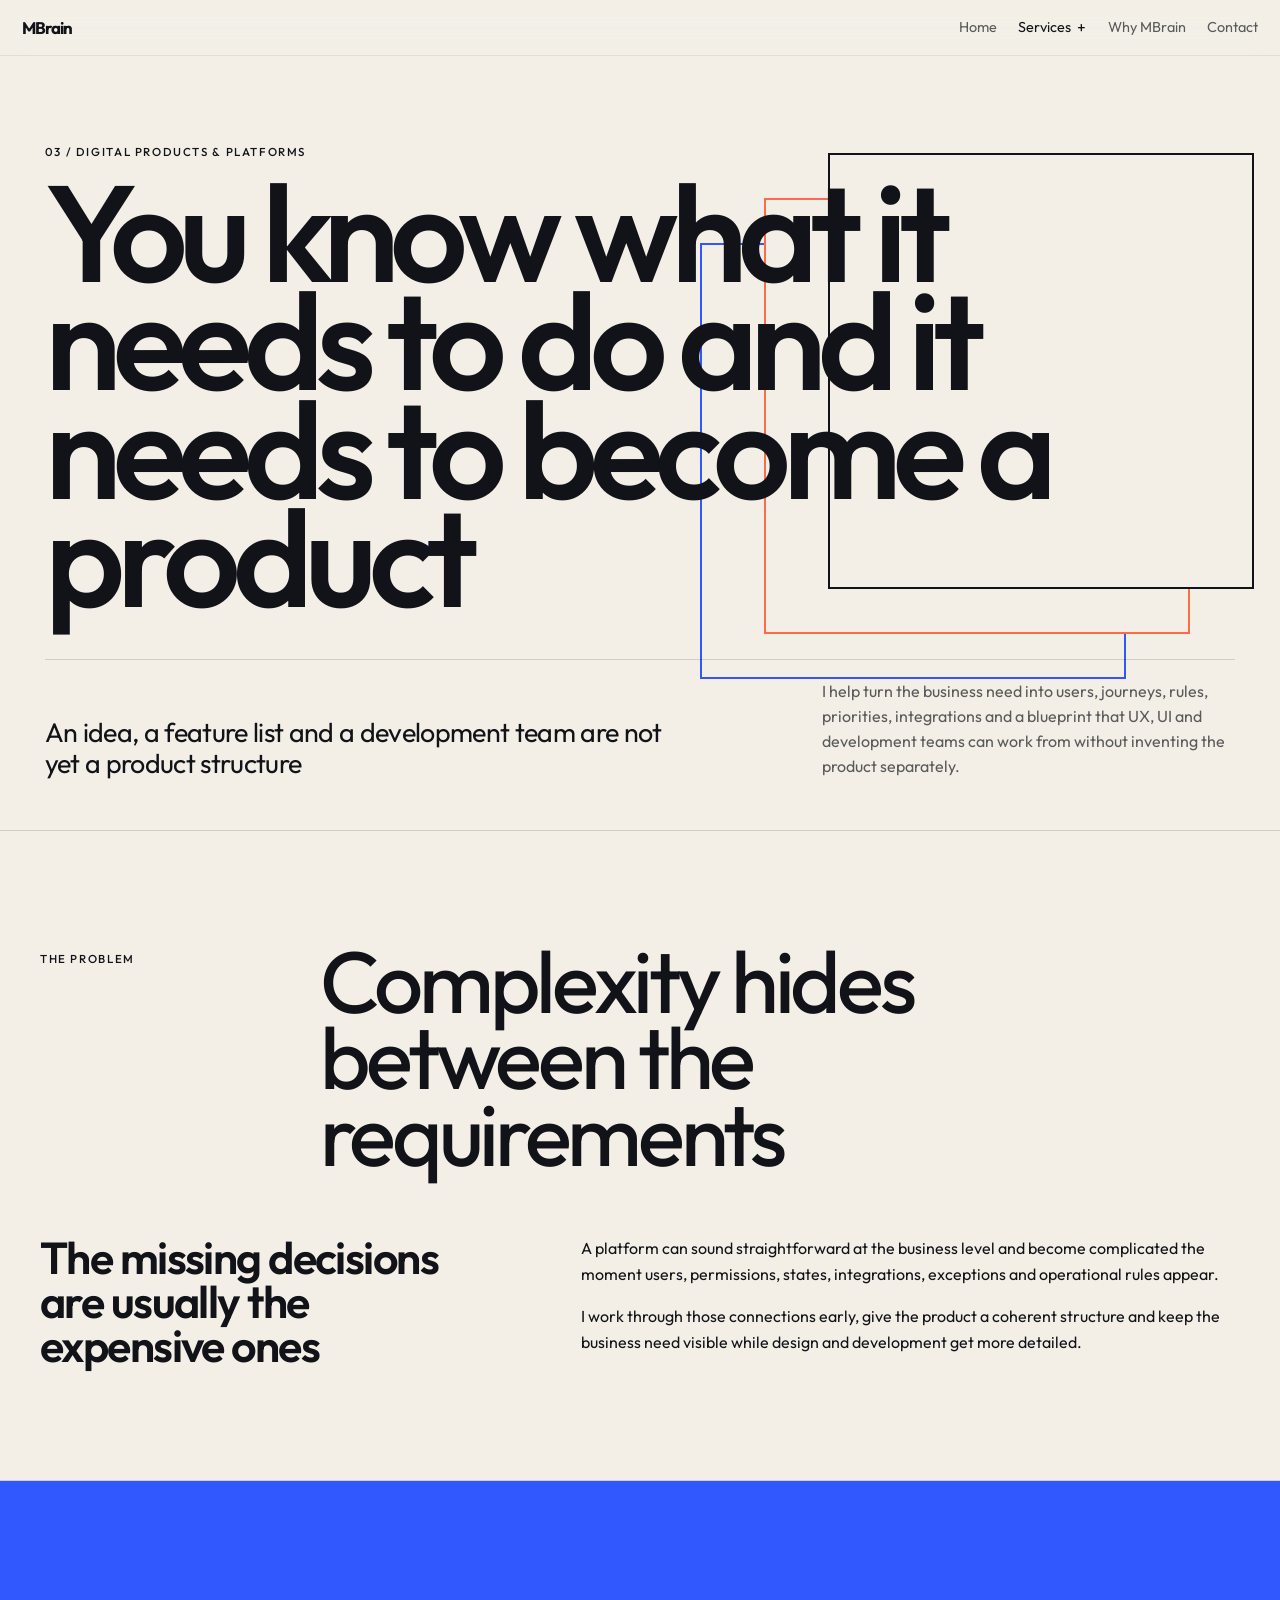
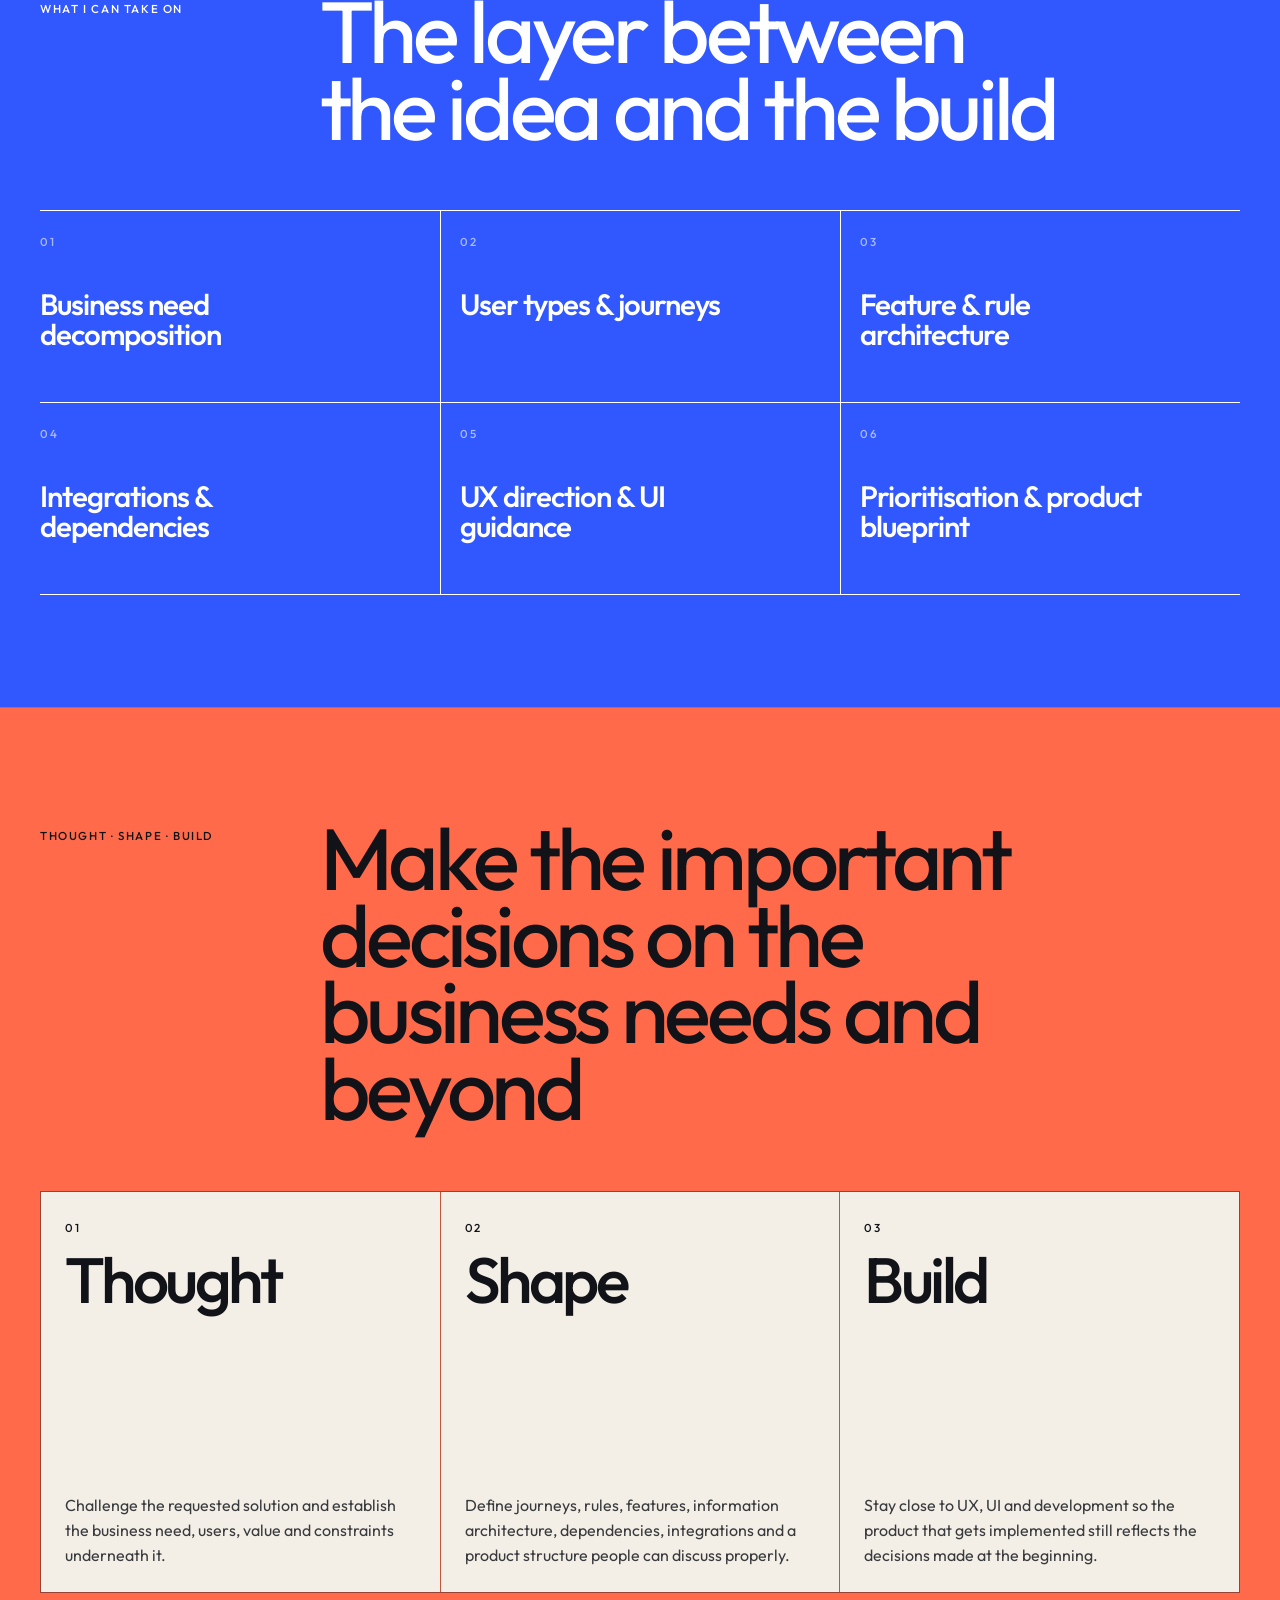
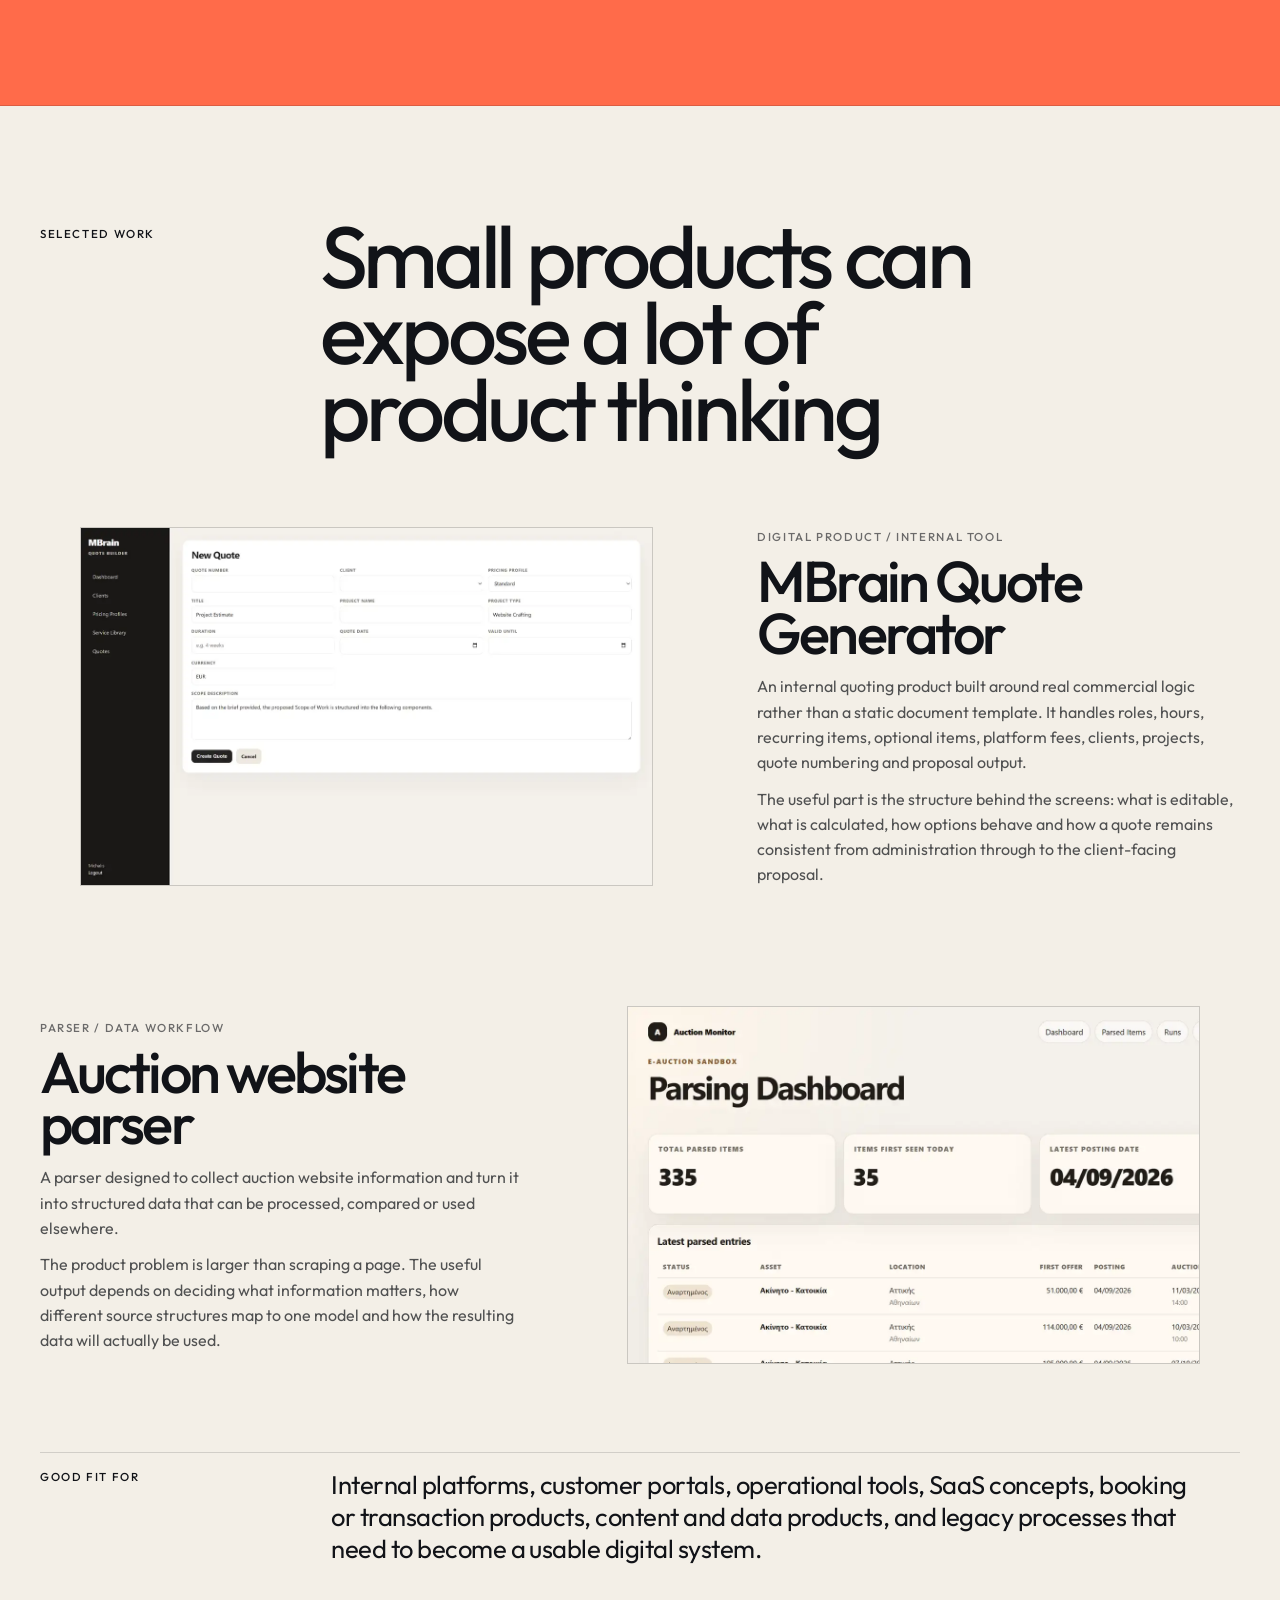
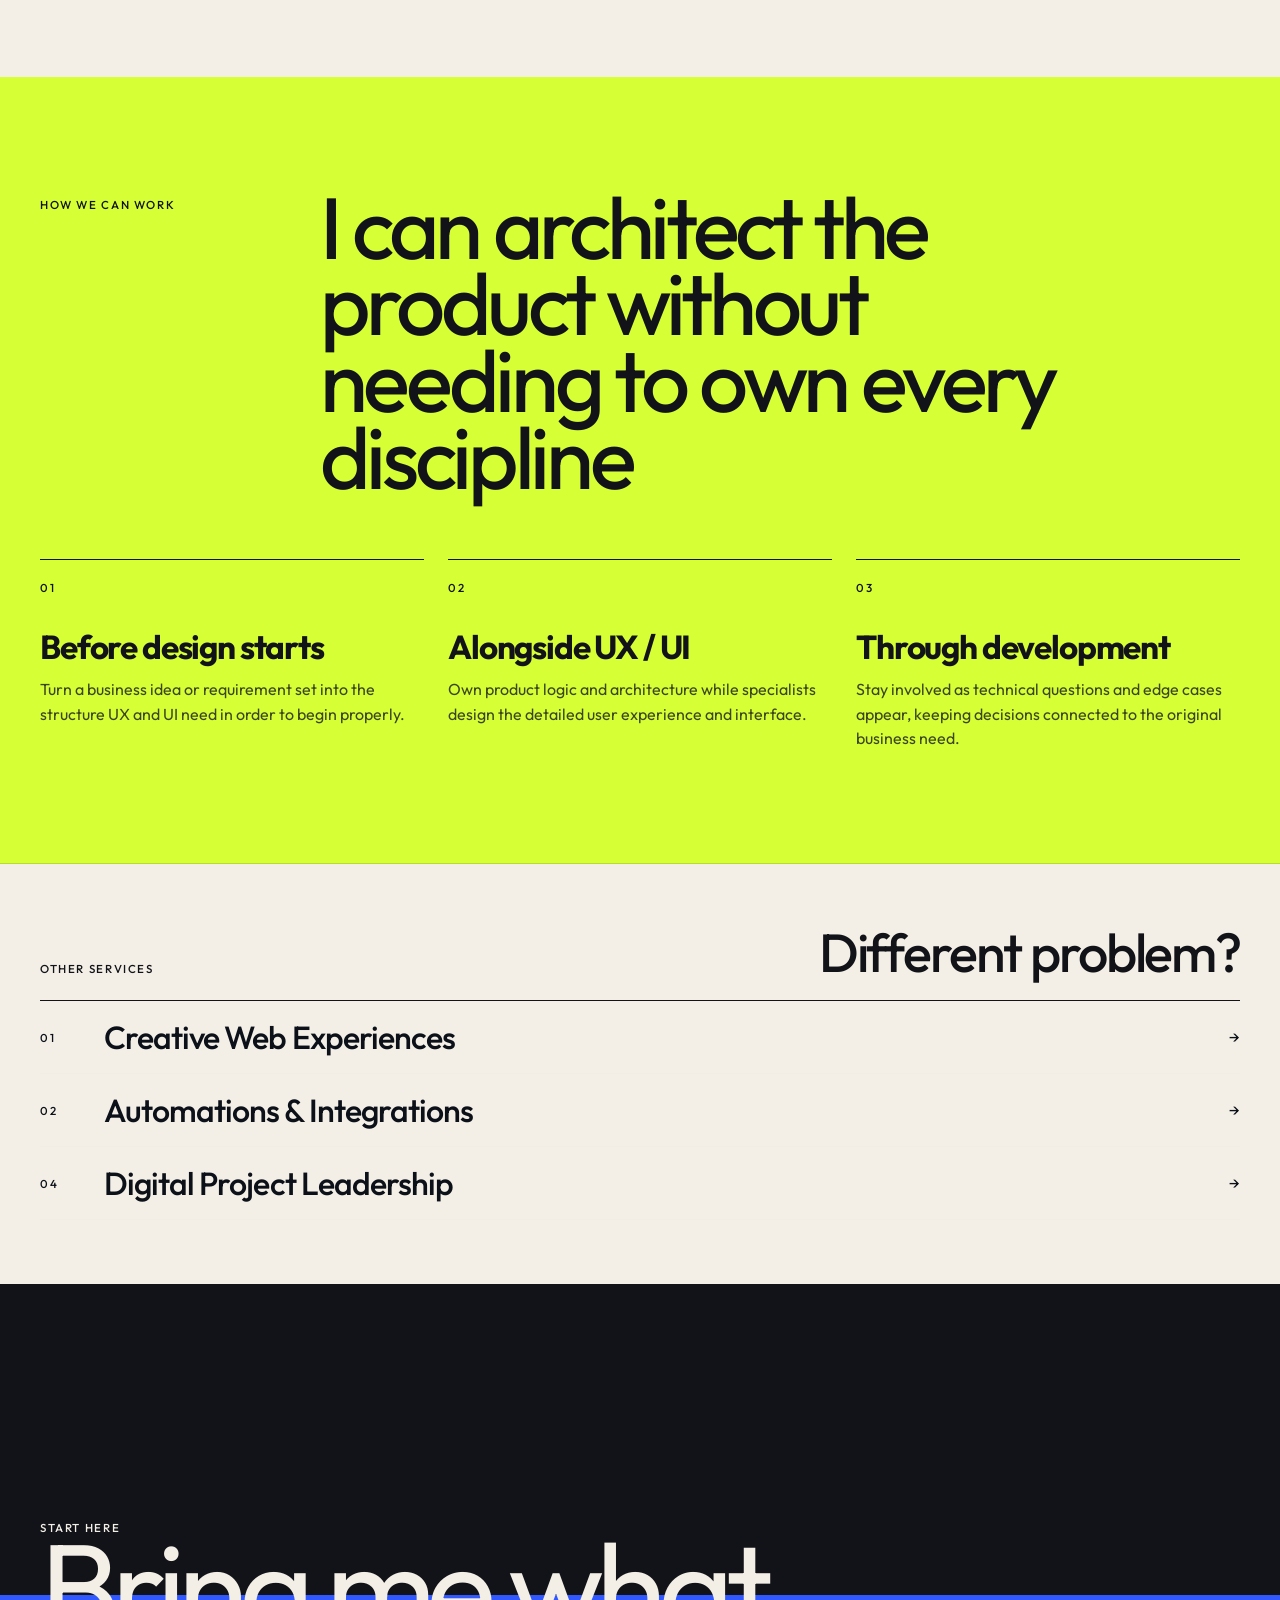
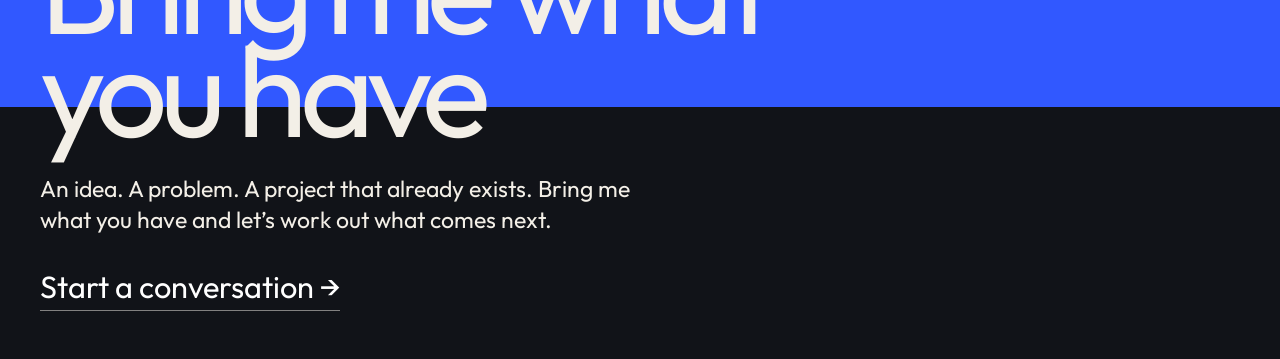
<file: digital-products-platforms.html>
<!doctype html>
<html lang="en">
<head>
  <meta charset="utf-8">
  <meta name="viewport" content="width=device-width, initial-scale=1">
  <title>Digital Products & Platforms | MBrain</title>
  <meta name="description" content="Digital product and platform architecture, UX direction and buildable blueprints for ideas that need to become working systems.">
  <link rel="canonical" href="https://mbrain.gr/digital-products-platforms.html">

  <meta property="og:type" content="website">
  <meta property="og:site_name" content="MBrain">
  <meta property="og:title" content="Digital Products & Platforms | MBrain">
  <meta property="og:description" content="Digital product and platform architecture, UX direction and buildable blueprints for ideas that need to become working systems.">
  <meta property="og:url" content="https://mbrain.gr/digital-products-platforms.html">
  <meta property="og:image" content="https://mbrain.gr/assets/mbrain-og-image.png">
  <meta property="og:image:width" content="1200">
  <meta property="og:image:height" content="630">
  <meta property="og:image:type" content="image/png">
  <meta name="twitter:card" content="summary_large_image">
  <meta name="twitter:title" content="Digital Products & Platforms | MBrain">
  <meta name="twitter:description" content="Digital product and platform architecture, UX direction and buildable blueprints for ideas that need to become working systems.">
  <meta name="twitter:image" content="https://mbrain.gr/assets/mbrain-og-image.png">

  <link rel="icon" type="image/x-icon" href="assets/favicon.ico">
  <link rel="icon" type="image/png" sizes="32x32" href="assets/favicon-32.png">
  <link rel="icon" type="image/png" sizes="16x16" href="assets/favicon-16.png">
  <link rel="apple-touch-icon" sizes="180x180" href="assets/apple-touch-icon.png">

  <link rel="preconnect" href="https://fonts.googleapis.com">
  <link rel="preconnect" href="https://fonts.gstatic.com" crossorigin>
  <link href="https://fonts.googleapis.com/css2?family=Outfit:wght@100..900&display=swap" rel="stylesheet">

  <link rel="stylesheet" href="styles.css?v=1.0.1">
  <link rel="stylesheet" href="service-pages.css?v=1.0.1">
  <script async src="https://www.googletagmanager.com/gtag/js?id=G-PNG44XED51"></script>
  <script>
    window.dataLayer = window.dataLayer || [];
    function gtag(){dataLayer.push(arguments);}
    gtag('js', new Date());
    gtag('config', 'G-PNG44XED51');
  </script>
</head>
<body class="service-page">
  <header class="site-header">
    <a class="brand" href="index.html">MBrain</a>
    <nav class="nav" aria-label="Main navigation">
      <a href="index.html">Home</a>
      <div class="nav-services">
        <a class="nav-services-trigger active" href="index.html#services" aria-haspopup="true" aria-expanded="false">
          <span>Services</span><span class="nav-services-caret" aria-hidden="true">+</span>
        </a>
        <div class="nav-services-dropdown" aria-label="Services">
          <a href="creative-web-experiences.html">Creative Web Experiences</a>
          <a href="automations-integrations.html">Automations & Integrations</a>
          <a href="digital-products-platforms.html" aria-current="page">Digital Products & Platforms</a>
          <a href="digital-project-leadership.html">Digital Project Leadership</a>
        </div>
      </div>
      <a href="index.html#why">Why MBrain</a>
      <a href="index.html#contact">Contact</a>
    </nav>
    <button class="menu-toggle" type="button" aria-label="Open navigation" aria-expanded="false">Menu</button>
  </header>

  <div class="service-progress" aria-hidden="true"><span></span></div>

  <main class="service-main">
    <section class="service-hero platform">
      <div class="service-wrap service-hero-inner">
        <p class="service-eyebrow mono">03 / Digital Products &amp; Platforms</p>
        <h1>You know what it needs to do and it needs to become a product</h1>
        <div class="service-hero-lead">
          <p class="lead">An idea, a feature list and a development team are not yet a product structure</p>
          <p class="support">I help turn the business need into users, journeys, rules, priorities, integrations and a blueprint that UX, UI and development teams can work from without inventing the product separately.</p>
        </div>
      </div>
    </section>

    <section class="service-section">
      <div class="service-wrap">
        <div class="service-section-head reveal">
          <span class="mono">The problem</span>
          <h2>Complexity hides between the requirements</h2>
        </div>
        <div class="service-intro reveal">
          <p class="statement">The missing decisions are usually the expensive ones</p>
          <div class="service-intro-copy">
            <p>A platform can sound straightforward at the business level and become complicated the moment users, permissions, states, integrations, exceptions and operational rules appear.</p>
            <p>I work through those connections early, give the product a coherent structure and keep the business need visible while design and development get more detailed.</p>
          </div>
        </div>
      </div>
    </section>

    <section class="service-section blue">
      <div class="service-wrap">
        <div class="service-section-head reveal">
          <span class="mono">What I can take on</span>
          <h2>The layer between the idea and the build</h2>
        </div>
        <div class="scope-grid reveal">
          <div class="scope-item"><span class="mono">01</span><h3>Business need decomposition</h3></div>
          <div class="scope-item"><span class="mono">02</span><h3>User types &amp; journeys</h3></div>
          <div class="scope-item"><span class="mono">03</span><h3>Feature &amp; rule architecture</h3></div>
          <div class="scope-item"><span class="mono">04</span><h3>Integrations &amp; dependencies</h3></div>
          <div class="scope-item"><span class="mono">05</span><h3>UX direction &amp; UI guidance</h3></div>
          <div class="scope-item"><span class="mono">06</span><h3>Prioritisation &amp; product blueprint</h3></div>
        </div>
      </div>
    </section>

    <section class="service-section orange">
      <div class="service-wrap">
        <div class="service-section-head reveal">
          <span class="mono">Thought · Shape · Build</span>
          <h2>Make the important decisions on the business needs and beyond</h2>
        </div>
        <div class="tsb-grid reveal">
          <article class="tsb-step">
            <div><span class="mono">01</span><strong>Thought</strong></div>
            <p>Challenge the requested solution and establish the business need, users, value and constraints underneath it.</p>
          </article>
          <article class="tsb-step">
            <div><span class="mono">02</span><strong>Shape</strong></div>
            <p>Define journeys, rules, features, information architecture, dependencies, integrations and a product structure people can discuss properly.</p>
          </article>
          <article class="tsb-step">
            <div><span class="mono">03</span><strong>Build</strong></div>
            <p>Stay close to UX, UI and development so the product that gets implemented still reflects the decisions made at the beginning.</p>
          </article>
        </div>
      </div>
    </section>

    <section class="showcase">
      <div class="service-wrap">
        <div class="service-section-head reveal">
          <span class="mono">Selected work</span>
          <h2>Small products can expose a lot of product thinking</h2>
        </div>

        <div class="showcase-list">
          <article class="showcase-item reveal">
            <figure class="showcase-media">
              <img src="assets/quote.webp" />
            </figure>
            <div class="showcase-copy">
              <span class="mono">Digital product / Internal tool</span>
              <h3>MBrain Quote Generator</h3>
              <p>An internal quoting product built around real commercial logic rather than a static document template. It handles roles, hours, recurring items, optional items, platform fees, clients, projects, quote numbering and proposal output.</p>
              <p>The useful part is the structure behind the screens: what is editable, what is calculated, how options behave and how a quote remains consistent from administration through to the client-facing proposal.</p>
            </div>
          </article>

          <article class="showcase-item reverse reveal">
            <figure class="showcase-media">
              <img src="assets/auction.webp" />
            </figure>
            <div class="showcase-copy">
              <span class="mono">Parser / Data workflow</span>
              <h3>Auction website parser</h3>
              <p>A parser designed to collect auction website information and turn it into structured data that can be processed, compared or used elsewhere.</p>
              <p>The product problem is larger than scraping a page. The useful output depends on deciding what information matters, how different source structures map to one model and how the resulting data will actually be used.</p>
            </div>
          </article>
        </div>

        <div class="showcase-note reveal">
          <span class="mono">Good fit for</span>
          <p>Internal platforms, customer portals, operational tools, SaaS concepts, booking or transaction products, content and data products, and legacy processes that need to become a usable digital system.</p>
        </div>
      </div>
    </section>

    <section class="service-section lime">
      <div class="service-wrap">
        <div class="service-section-head reveal">
          <span class="mono">How we can work</span>
          <h2>I can architect the product without needing to own every discipline</h2>
        </div>
        <div class="engagement-grid reveal">
          <article class="engagement-item"><span class="mono">01</span><h3>Before design starts</h3><p>Turn a business idea or requirement set into the structure UX and UI need in order to begin properly.</p></article>
          <article class="engagement-item"><span class="mono">02</span><h3>Alongside UX / UI</h3><p>Own product logic and architecture while specialists design the detailed user experience and interface.</p></article>
          <article class="engagement-item"><span class="mono">03</span><h3>Through development</h3><p>Stay involved as technical questions and edge cases appear, keeping decisions connected to the original business need.</p></article>
        </div>
      </div>
    </section>

  <section class="other-services">
    <div class="service-wrap">
      <div class="other-services-head">
        <span class="mono">Other services</span>
        <h2>Different problem?</h2>
      </div>
      <div class="other-services-list">
        <a class="other-service" href="creative-web-experiences.html">
          <span class="mono">01</span>
          <strong>Creative Web Experiences</strong>
          <span aria-hidden="true">→</span>
        </a>
        <a class="other-service" href="automations-integrations.html">
          <span class="mono">02</span>
          <strong>Automations & Integrations</strong>
          <span aria-hidden="true">→</span>
        </a>
        <a class="other-service" href="digital-project-leadership.html">
          <span class="mono">04</span>
          <strong>Digital Project Leadership</strong>
          <span aria-hidden="true">→</span>
        </a>
      </div>
    </div>
  </section>

  <section class="service-cta">
    <div class="service-wrap service-cta-inner">
      <span class="mono">Start here</span>
      <h2>Bring me what you have</h2>
      <p>An idea. A problem. A project that already exists. Bring me what you have and let’s work out what comes next.</p>
      <a class="primary" href="mailto:hello@mbrain.gr">Start a conversation →</a>
    </div>
  </section>

  </main>
  <script src="service-pages.js?v=1.0.1" defer></script>
</body>
</html>
</file>
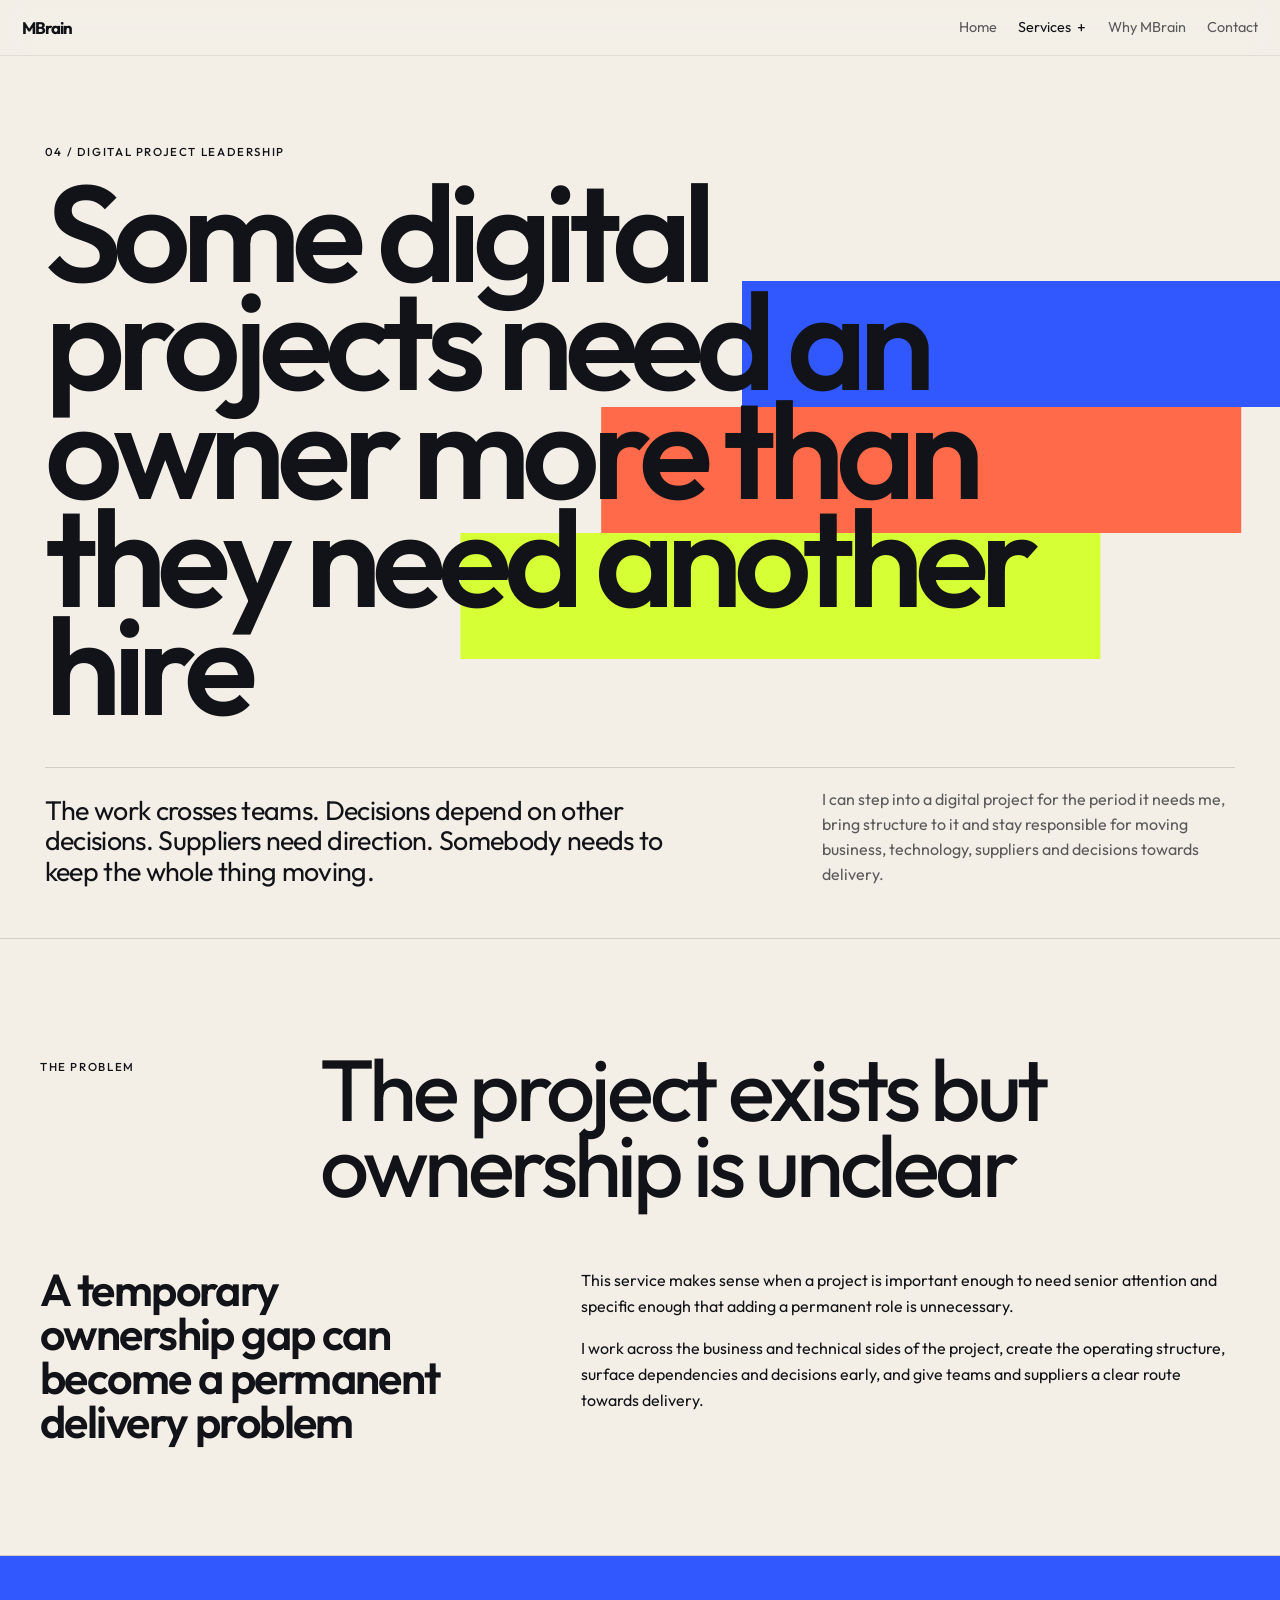
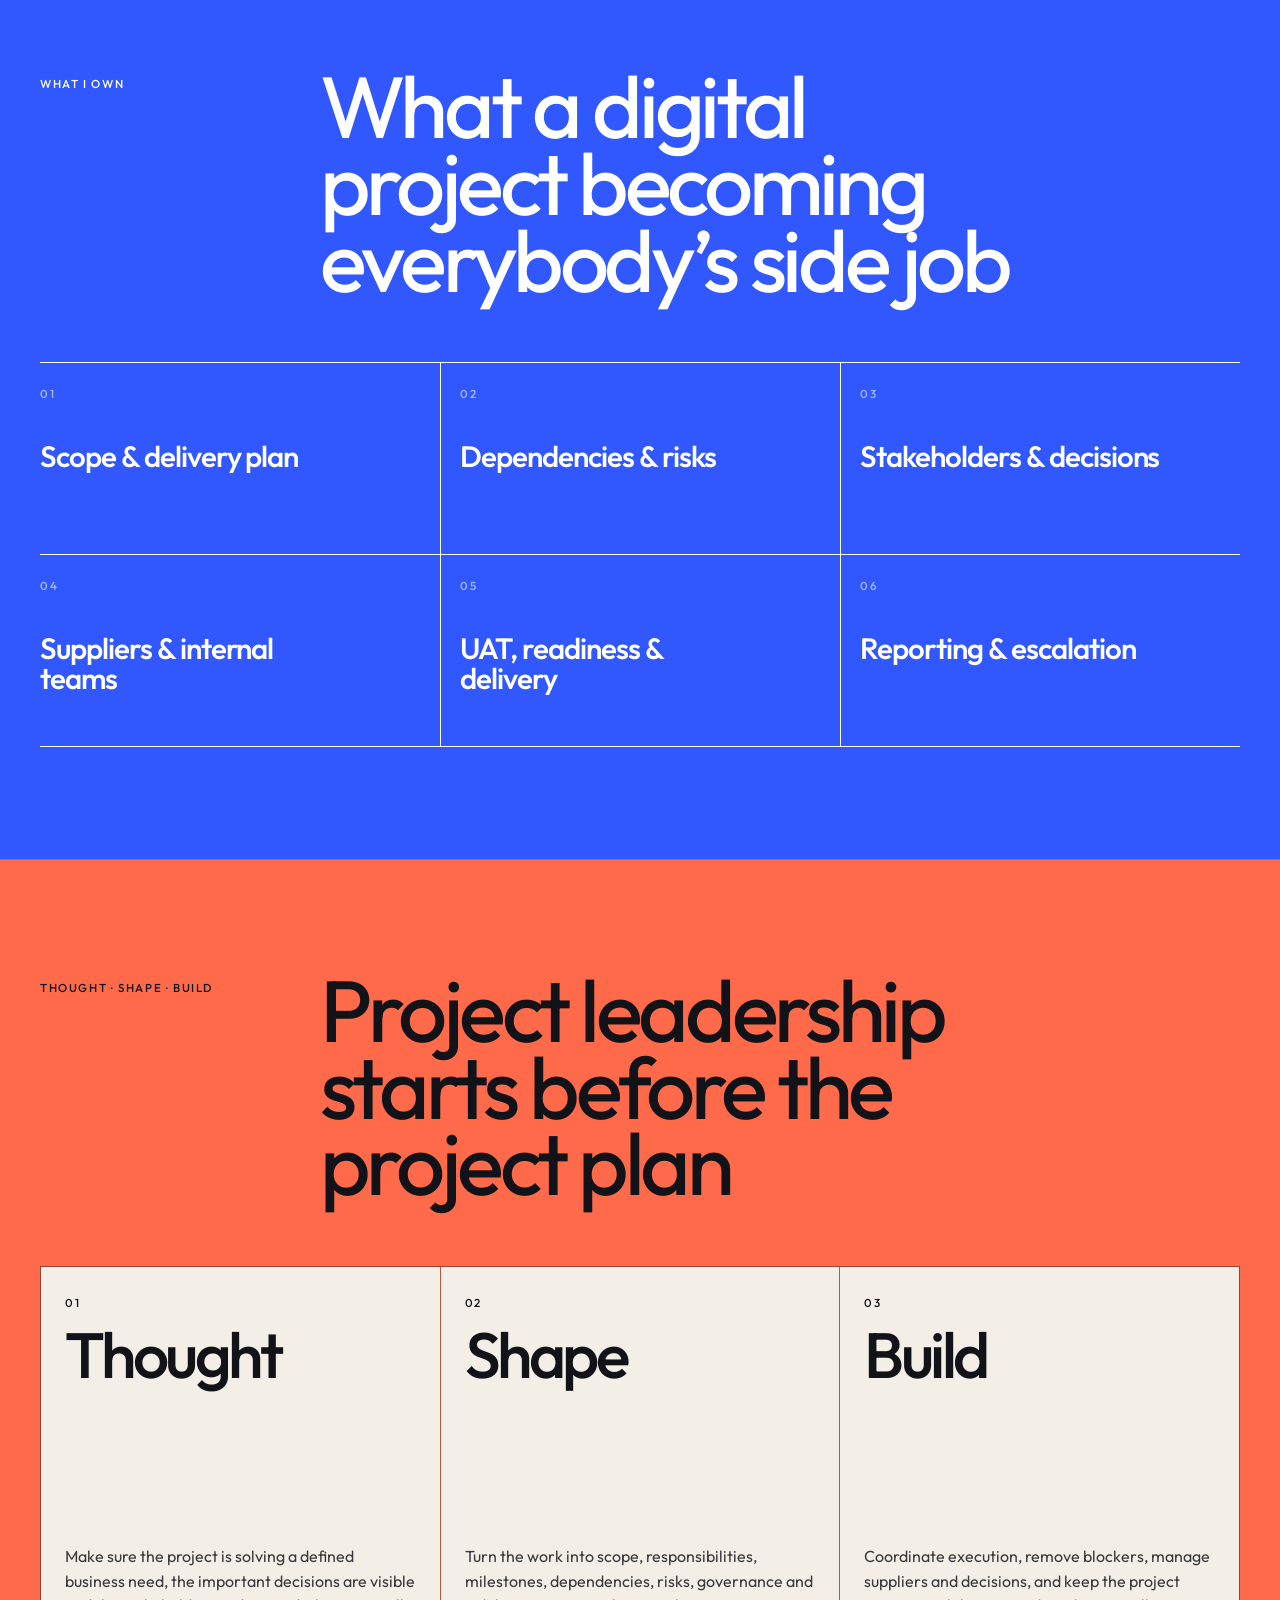
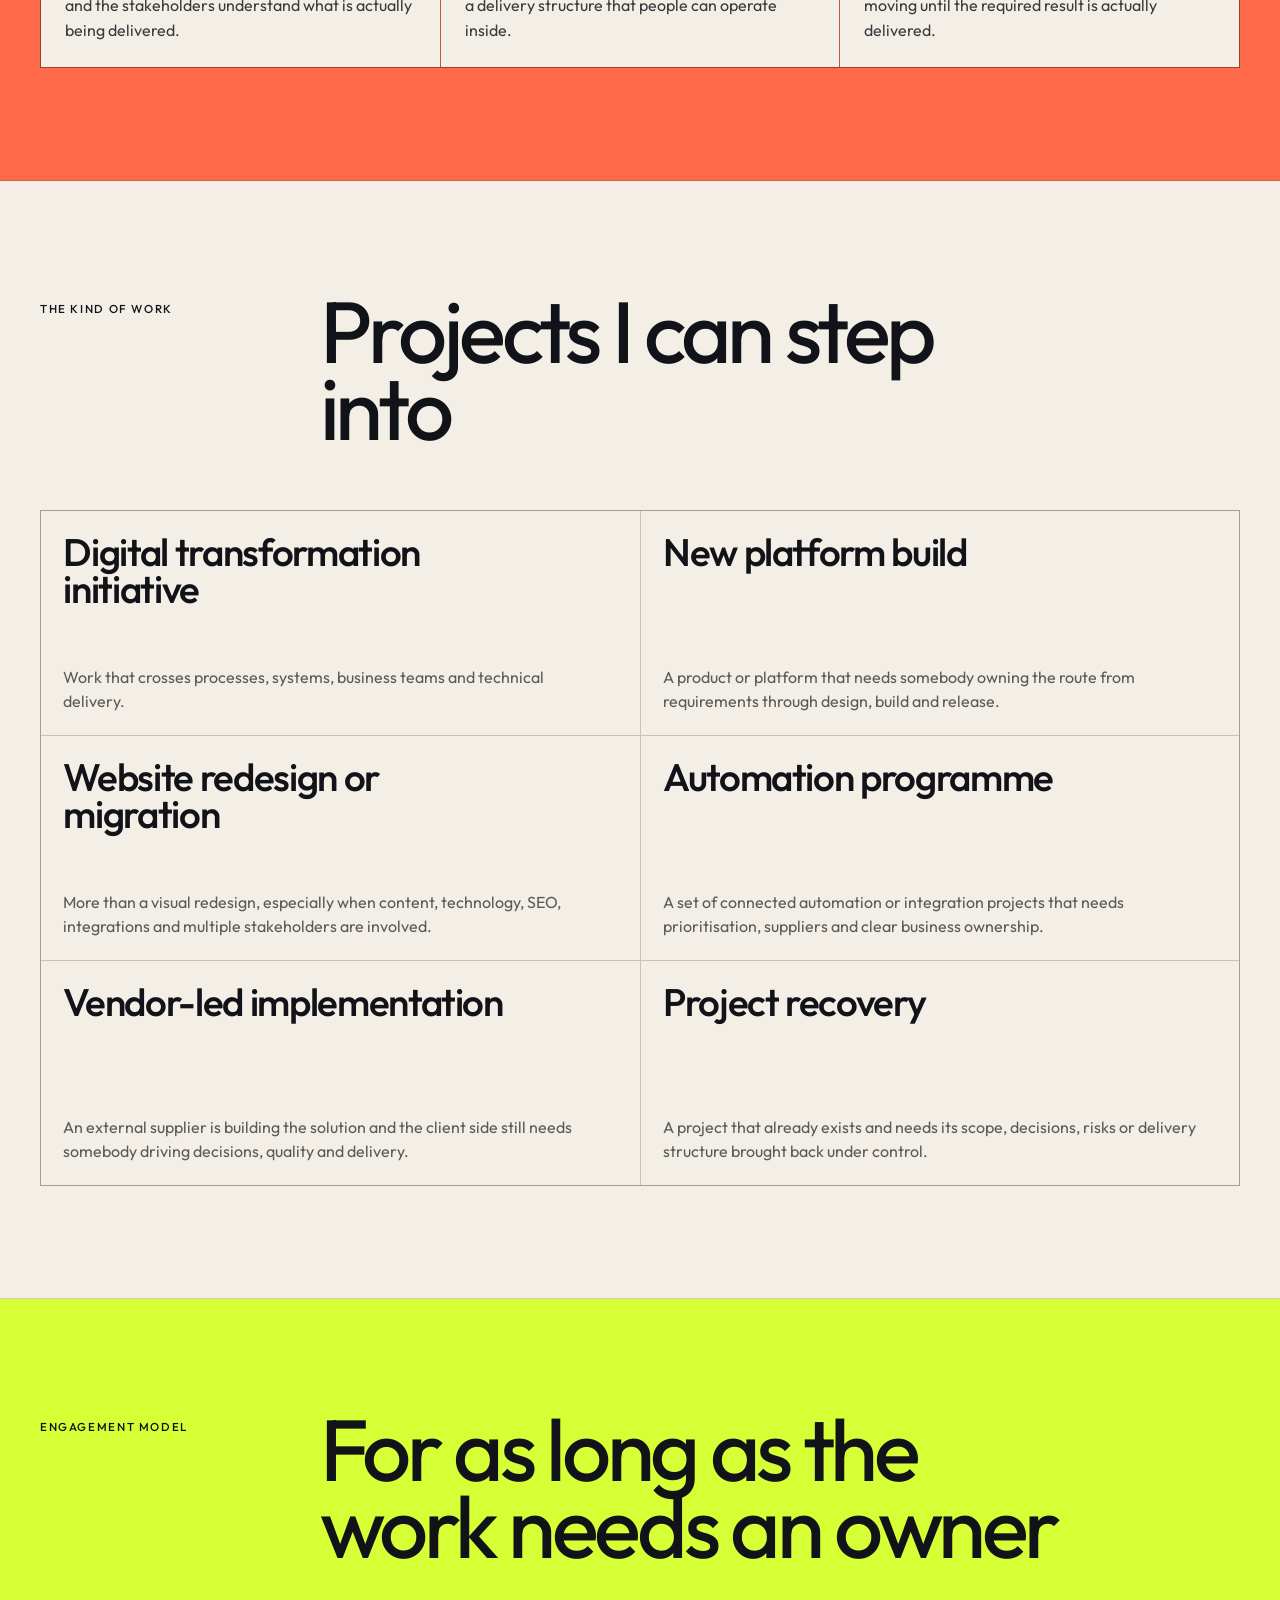
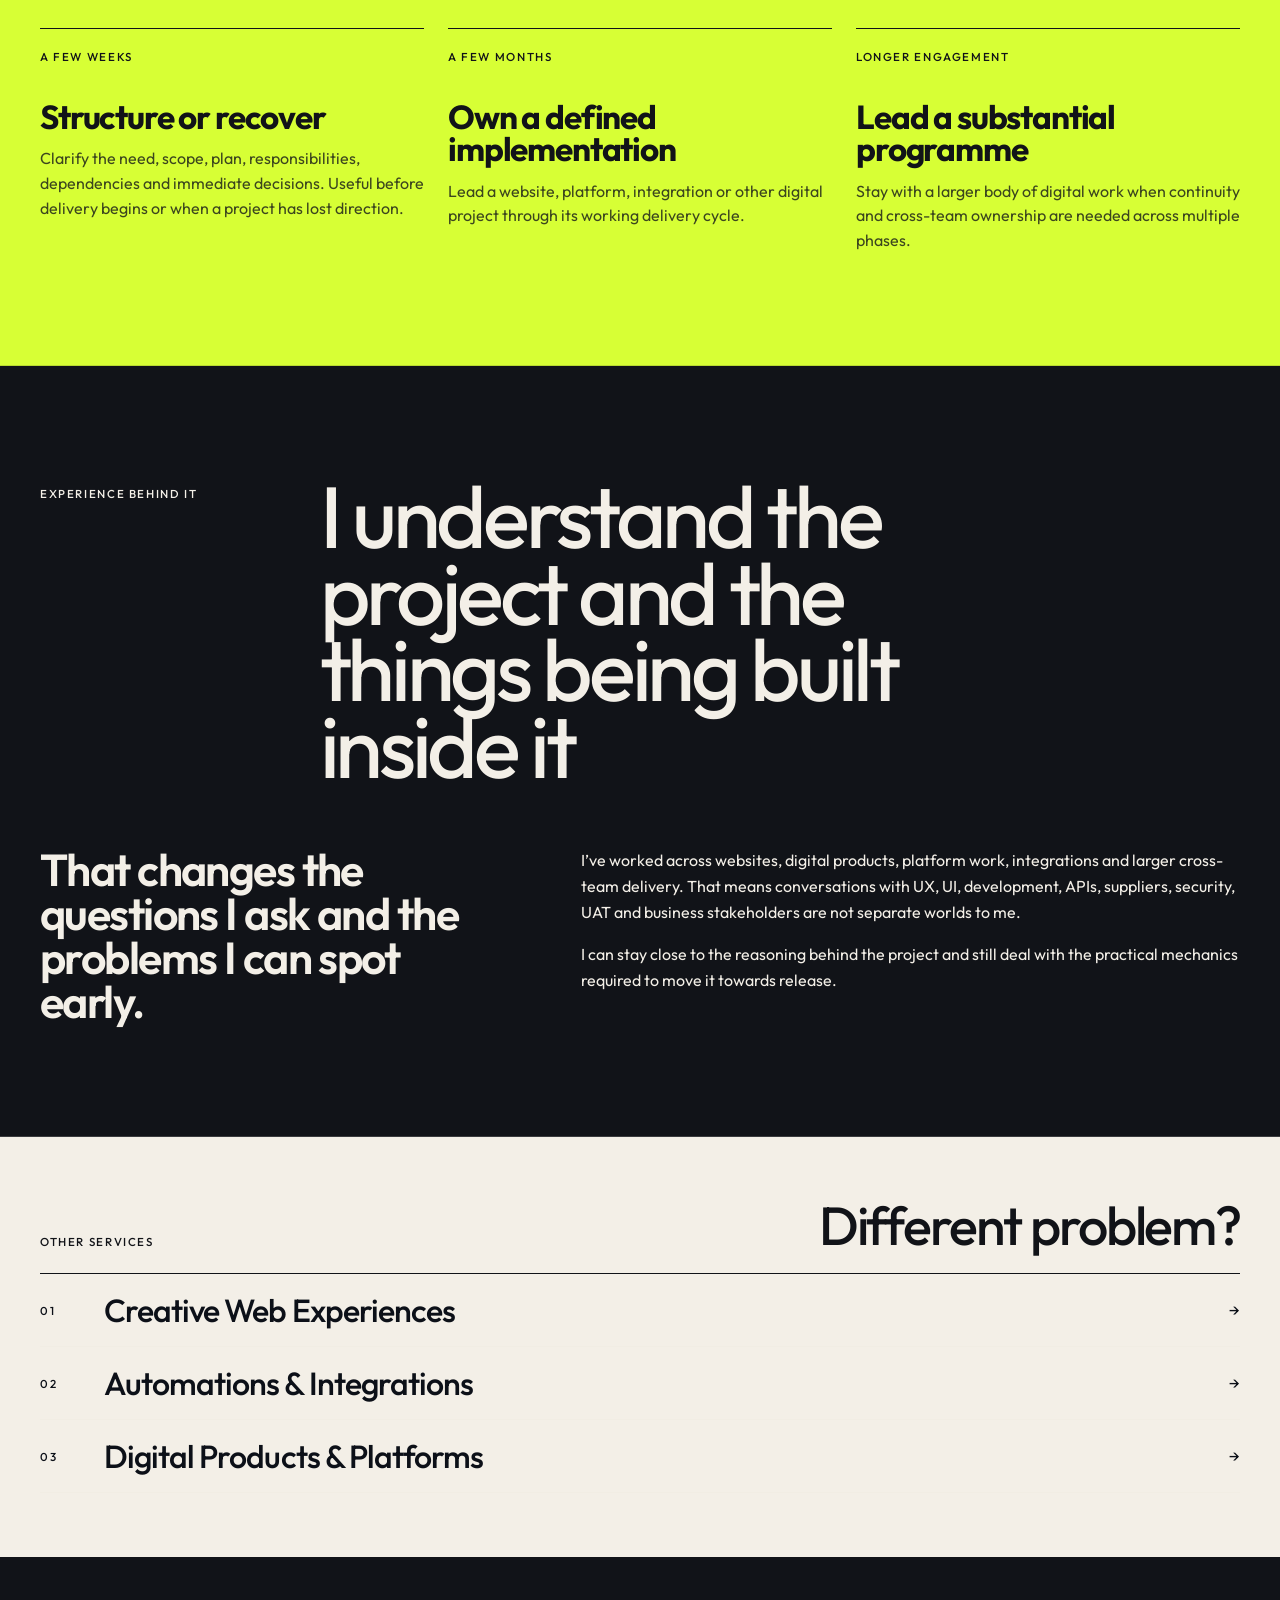
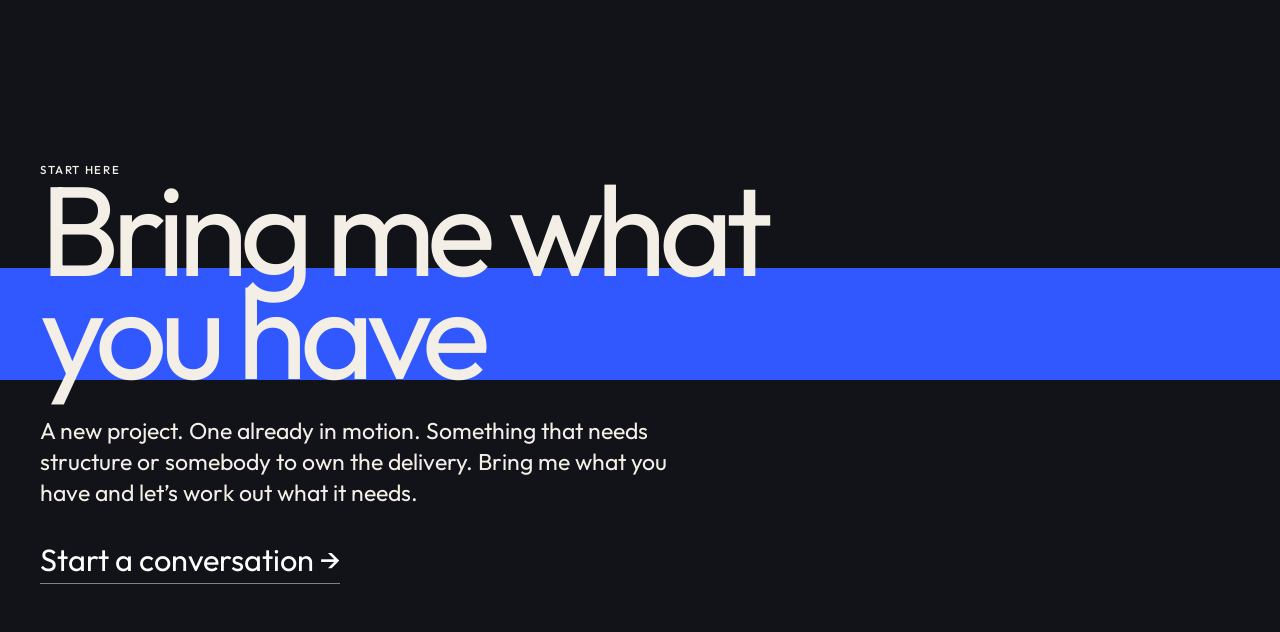
<file: digital-project-leadership.html>
<!doctype html>
<html lang="en">
<head>
  <meta charset="utf-8">
  <meta name="viewport" content="width=device-width, initial-scale=1">
  <title>Digital Project Leadership | MBrain</title>
  <meta name="description" content="Temporary digital project leadership for complex work that needs structure, coordination, decisions and clear ownership through delivery.">
  <link rel="canonical" href="https://mbrain.gr/digital-project-leadership.html">

  <meta property="og:type" content="website">
  <meta property="og:site_name" content="MBrain">
  <meta property="og:title" content="Digital Project Leadership | MBrain">
  <meta property="og:description" content="Temporary digital project leadership for complex work that needs structure, coordination, decisions and clear ownership through delivery.">
  <meta property="og:url" content="https://mbrain.gr/digital-project-leadership.html">
  <meta property="og:image" content="https://mbrain.gr/assets/mbrain-og-image.png">
  <meta property="og:image:width" content="1200">
  <meta property="og:image:height" content="630">
  <meta property="og:image:type" content="image/png">
  <meta name="twitter:card" content="summary_large_image">
  <meta name="twitter:title" content="Digital Project Leadership | MBrain">
  <meta name="twitter:description" content="Temporary digital project leadership for complex work that needs structure, coordination, decisions and clear ownership through delivery.">
  <meta name="twitter:image" content="https://mbrain.gr/assets/mbrain-og-image.png">

  <link rel="icon" type="image/x-icon" href="assets/favicon.ico">
  <link rel="icon" type="image/png" sizes="32x32" href="assets/favicon-32.png">
  <link rel="icon" type="image/png" sizes="16x16" href="assets/favicon-16.png">
  <link rel="apple-touch-icon" sizes="180x180" href="assets/apple-touch-icon.png">

  <link rel="preconnect" href="https://fonts.googleapis.com">
  <link rel="preconnect" href="https://fonts.gstatic.com" crossorigin>
  <link href="https://fonts.googleapis.com/css2?family=Outfit:wght@100..900&display=swap" rel="stylesheet">

  <link rel="stylesheet" href="styles.css?v=1.0.1">
  <link rel="stylesheet" href="service-pages.css?v=1.0.1">
  <script async src="https://www.googletagmanager.com/gtag/js?id=G-PNG44XED51"></script>
  <script>
    window.dataLayer = window.dataLayer || [];
    function gtag(){dataLayer.push(arguments);}
    gtag('js', new Date());
    gtag('config', 'G-PNG44XED51');
  </script>
</head>
<body class="service-page">
  <header class="site-header">
    <a class="brand" href="index.html">MBrain</a>
    <nav class="nav" aria-label="Main navigation">
      <a href="index.html">Home</a>
      <div class="nav-services">
        <a class="nav-services-trigger active" href="index.html#services" aria-haspopup="true" aria-expanded="false">
          <span>Services</span><span class="nav-services-caret" aria-hidden="true">+</span>
        </a>
        <div class="nav-services-dropdown" aria-label="Services">
          <a href="creative-web-experiences.html">Creative Web Experiences</a>
          <a href="automations-integrations.html">Automations & Integrations</a>
          <a href="digital-products-platforms.html">Digital Products & Platforms</a>
          <a href="digital-project-leadership.html" aria-current="page">Digital Project Leadership</a>
        </div>
      </div>
      <a href="index.html#why">Why MBrain</a>
      <a href="index.html#contact">Contact</a>
    </nav>
    <button class="menu-toggle" type="button" aria-label="Open navigation" aria-expanded="false">Menu</button>
  </header>

  <div class="service-progress" aria-hidden="true"><span></span></div>

  <main class="service-main">
    <section class="service-hero pm">
      <div class="service-wrap service-hero-inner">
        <p class="service-eyebrow mono">04 / Digital Project Leadership</p>
        <h1>Some digital projects need an owner more than they need another hire</h1>
        <div class="service-hero-lead">
          <p class="lead">The work crosses teams. Decisions depend on other decisions. Suppliers need direction. Somebody needs to keep the whole thing moving.</p>
          <p class="support">I can step into a digital project for the period it needs me, bring structure to it and stay responsible for moving business, technology, suppliers and decisions towards delivery.</p>
        </div>
      </div>
    </section>

    <section class="service-section">
      <div class="service-wrap">
        <div class="service-section-head reveal">
          <span class="mono">The problem</span>
          <h2>The project exists but ownership is unclear</h2>
        </div>
        <div class="service-intro reveal">
          <p class="statement">A temporary ownership gap can become a permanent delivery problem</p>
          <div class="service-intro-copy">
            <p>This service makes sense when a project is important enough to need senior attention and specific enough that adding a permanent role is unnecessary.</p>
            <p>I work across the business and technical sides of the project, create the operating structure, surface dependencies and decisions early, and give teams and suppliers a clear route towards delivery.</p>
          </div>
        </div>
      </div>
    </section>

    <section class="service-section blue">
      <div class="service-wrap">
        <div class="service-section-head reveal">
          <span class="mono">What I own</span>
          <h2>What a digital project becoming everybody’s side job</h2>
        </div>
        <div class="scope-grid reveal">
          <div class="scope-item"><span class="mono">01</span><h3>Scope &amp; delivery plan</h3></div>
          <div class="scope-item"><span class="mono">02</span><h3>Dependencies &amp; risks</h3></div>
          <div class="scope-item"><span class="mono">03</span><h3>Stakeholders &amp; decisions</h3></div>
          <div class="scope-item"><span class="mono">04</span><h3>Suppliers &amp; internal teams</h3></div>
          <div class="scope-item"><span class="mono">05</span><h3>UAT, readiness &amp; delivery</h3></div>
          <div class="scope-item"><span class="mono">06</span><h3>Reporting &amp; escalation</h3></div>
        </div>
      </div>
    </section>

    <section class="service-section orange">
      <div class="service-wrap">
        <div class="service-section-head reveal">
          <span class="mono">Thought · Shape · Build</span>
          <h2>Project leadership starts before the project plan</h2>
        </div>
        <div class="tsb-grid reveal">
          <article class="tsb-step">
            <div><span class="mono">01</span><strong>Thought</strong></div>
            <p>Make sure the project is solving a defined business need, the important decisions are visible and the stakeholders understand what is actually being delivered.</p>
          </article>
          <article class="tsb-step">
            <div><span class="mono">02</span><strong>Shape</strong></div>
            <p>Turn the work into scope, responsibilities, milestones, dependencies, risks, governance and a delivery structure that people can operate inside.</p>
          </article>
          <article class="tsb-step">
            <div><span class="mono">03</span><strong>Build</strong></div>
            <p>Coordinate execution, remove blockers, manage suppliers and decisions, and keep the project moving until the required result is actually delivered.</p>
          </article>
        </div>
      </div>
    </section>

    <section class="service-section">
      <div class="service-wrap">
        <div class="service-section-head reveal">
          <span class="mono">The kind of work</span>
          <h2>Projects I can step into</h2>
        </div>
        <div class="fit-grid reveal">
          <article class="fit-item"><h3>Digital transformation initiative</h3><p>Work that crosses processes, systems, business teams and technical delivery.</p></article>
          <article class="fit-item"><h3>New platform build</h3><p>A product or platform that needs somebody owning the route from requirements through design, build and release.</p></article>
          <article class="fit-item"><h3>Website redesign or migration</h3><p>More than a visual redesign, especially when content, technology, SEO, integrations and multiple stakeholders are involved.</p></article>
          <article class="fit-item"><h3>Automation programme</h3><p>A set of connected automation or integration projects that needs prioritisation, suppliers and clear business ownership.</p></article>
          <article class="fit-item"><h3>Vendor-led implementation</h3><p>An external supplier is building the solution and the client side still needs somebody driving decisions, quality and delivery.</p></article>
          <article class="fit-item"><h3>Project recovery</h3><p>A project that already exists and needs its scope, decisions, risks or delivery structure brought back under control.</p></article>
        </div>
      </div>
    </section>

    <section class="service-section lime">
      <div class="service-wrap">
        <div class="service-section-head reveal">
          <span class="mono">Engagement model</span>
          <h2>For as long as the work needs an owner</h2>
        </div>
        <div class="engagement-grid reveal">
          <article class="engagement-item"><span class="mono">A few weeks</span><h3>Structure or recover</h3><p>Clarify the need, scope, plan, responsibilities, dependencies and immediate decisions. Useful before delivery begins or when a project has lost direction.</p></article>
          <article class="engagement-item"><span class="mono">A few months</span><h3>Own a defined implementation</h3><p>Lead a website, platform, integration or other digital project through its working delivery cycle.</p></article>
          <article class="engagement-item"><span class="mono">Longer engagement</span><h3>Lead a substantial programme</h3><p>Stay with a larger body of digital work when continuity and cross-team ownership are needed across multiple phases.</p></article>
        </div>
      </div>
    </section>

    <section class="service-section ink">
      <div class="service-wrap">
        <div class="service-section-head reveal">
          <span class="mono">Experience behind it</span>
          <h2>I understand the project and the things being built inside it</h2>
        </div>
        <div class="service-intro reveal">
          <p class="statement">That changes the questions I ask and the problems I can spot early.</p>
          <div class="service-intro-copy">
            <p>I’ve worked across websites, digital products, platform work, integrations and larger cross-team delivery. That means conversations with UX, UI, development, APIs, suppliers, security, UAT and business stakeholders are not separate worlds to me.</p>
            <p>I can stay close to the reasoning behind the project and still deal with the practical mechanics required to move it towards release.</p>
          </div>
        </div>
      </div>
    </section>

  <section class="other-services">
    <div class="service-wrap">
      <div class="other-services-head">
        <span class="mono">Other services</span>
        <h2>Different problem?</h2>
      </div>
      <div class="other-services-list">
        <a class="other-service" href="creative-web-experiences.html">
          <span class="mono">01</span>
          <strong>Creative Web Experiences</strong>
          <span aria-hidden="true">→</span>
        </a>
        <a class="other-service" href="automations-integrations.html">
          <span class="mono">02</span>
          <strong>Automations & Integrations</strong>
          <span aria-hidden="true">→</span>
        </a>
        <a class="other-service" href="digital-products-platforms.html">
          <span class="mono">03</span>
          <strong>Digital Products & Platforms</strong>
          <span aria-hidden="true">→</span>
        </a>
      </div>
    </div>
  </section>

  <section class="service-cta">
    <div class="service-wrap service-cta-inner">
      <span class="mono">Start here</span>
      <h2>Bring me what you have</h2>
      <p>A new project. One already in motion. Something that needs structure or somebody to own the delivery. Bring me what you have and let’s work out what it needs.</p>
      <a class="primary" href="mailto:hello@mbrain.gr">Start a conversation →</a>
    </div>
  </section>

  </main>
  <script src="service-pages.js?v=1.0.1" defer></script>
</body>
</html>
</file>
<file: styles.css>
:root{
  --paper:#f3efe7;
  --ink:#111318;
  --blue:#3158ff;
  --orange:#ff6b4a;
  --lime:#d7ff35;
  --line:rgba(17,19,24,.15);
  --hero-wght:900;
  --hero-cut-h:0px;
  --hero-cut-alpha:0;
}
*{box-sizing:border-box}
.sr-only{position:absolute;width:1px;height:1px;padding:0;margin:-1px;overflow:hidden;clip:rect(0,0,0,0);white-space:nowrap;border:0}
html,body{height:100%}
html{scroll-behavior:smooth}
body{margin:0;overflow:hidden;background:var(--paper);color:var(--ink);font-family:"Outfit","Century Gothic",Futura,Arial,sans-serif}
a{color:#ffffff;text-decoration:none}button{font:inherit}.mono{font-family:"Outfit","Century Gothic",Futura,Arial,sans-serif;font-size:.72rem;letter-spacing:.14em;text-transform:uppercase;font-weight:500}
.site-header{position:fixed;z-index:60;top:0;left:0;right:0;display:grid;grid-template-columns:auto 1fr auto;align-items:center;padding:1.05rem 1.35rem;color:white;mix-blend-mode:exclusion}.brand{font-size:1.05rem;font-weight:700;letter-spacing:-.04em}.nav{justify-self:end;display:flex;gap:1.35rem;font-size:.9rem}.nav a{opacity:.68}.nav a:hover,.nav a.active{opacity:1}.menu-toggle{display:none;background:none;border:0;color:inherit;padding:0}
/* Services dropdown. Homepage header blend behaviour remains unchanged. */
.nav-services{position:relative}
.nav-services::after{
  content:"";
  position:absolute;
  top:100%;
  right:0;
  width:18.5rem;
  height:.8rem;
}
.nav-services-trigger{display:inline-flex;align-items:center;gap:.38rem}
.nav-services-caret{font-size:1rem;line-height:1;transition:transform .2s ease}
.nav-services:hover .nav-services-caret,.nav-services:focus-within .nav-services-caret,.nav-services.open .nav-services-caret{transform:rotate(45deg)}
.nav-services-dropdown{position:absolute;top:calc(100% + .8rem);right:0;width:18.5rem;padding:.55rem;display:grid;gap:.12rem;background:rgba(17,19,24,.94);border:1px solid rgba(255,255,255,.18);box-shadow:0 .85rem 2.2rem rgba(0,0,0,.18);opacity:0;visibility:hidden;transform:translateY(-.35rem);pointer-events:none;transition:opacity .18s ease,transform .18s ease,visibility .18s ease}
.nav-services:hover .nav-services-dropdown,.nav-services:focus-within .nav-services-dropdown,.nav-services.open .nav-services-dropdown{opacity:1;visibility:visible;transform:none;pointer-events:auto}
.nav-services-dropdown a{display:block;width:100%;padding:.7rem .75rem;color:white;opacity:.72;font-size:.84rem;line-height:1.2}
.nav-services-dropdown a:hover,.nav-services-dropdown a:focus-visible,.nav-services-dropdown a[aria-current="page"]{opacity:1;background:rgba(255,255,255,.08)}
.cap-service-link{display:inline-flex;align-items:center;gap:.45rem;margin-top:1rem;padding-bottom:.2rem;border-bottom:1px solid rgba(17,19,24,.35);color:var(--ink);font-weight:620}
.cap-service-link:hover{border-bottom-color:var(--ink)}

.progress{position:fixed;left:1.35rem;right:1.35rem;bottom:1rem;height:2px;background:rgba(17,19,24,.12);z-index:55}.progress-bar{display:block;height:100%;width:0;background:var(--ink)}.scroll-cue{position:fixed;right:1.35rem;bottom:1.5rem;z-index:55;background:rgba(243,239,231,.86);padding:.35rem .5rem}
.h-shell{width:100vw;height:100vh;overflow-x:auto;overflow-y:hidden;scrollbar-width:none;outline:none}.h-shell::-webkit-scrollbar{display:none}.track{position:relative;height:100%;display:flex;width:max-content}.panel{position:relative;flex:none;height:100vh;overflow:hidden}.panel-inner{position:relative;z-index:10;height:100%;width:min(calc(100% - 5rem),1440px);margin:0 auto}.section-no{position:absolute;top:6.2rem;left:0;color:white}.section-no.dark{color:var(--ink)}

/* HERO: the actual MBrain identity becomes the artifact. */
.hero-panel{width:138vw;background:var(--paper);z-index:8}
.hero-inner{position:relative;height:100%;padding:5.8rem 2.5rem 2.5rem}
.hero-topline{display:flex;justify-content:space-between;width:min(92vw,1420px)}
.hero-word-stage{position:absolute;left:2.5rem;top:19vh;width:124vw;height:50vh;display:flex;align-items:center;overflow:visible}
.hero-logo{position:relative;z-index:4;display:block;width:clamp(44rem,74vw,82rem);height:auto;transform-origin:left center;will-change:transform}
.hero-cut{position:absolute;z-index:2;left:-2.5rem;top:58%;width:129vw;height:var(--hero-cut-h);transform:translateY(-50%);background:var(--orange);opacity:.92;overflow:hidden}
.hero-bottom{position:absolute;left:2.5rem;bottom:2.6rem;width:min(92vw,1420px);display:flex;justify-content:space-between;align-items:end;border-top:1px solid var(--line);padding-top:1rem}
.hero-message{max-width:48rem}
.hero-bottom p{margin:0}
.hero-proposition{font-size:clamp(1.25rem,1.8vw,1.7rem);line-height:1.25;letter-spacing:-.025em;max-width:42rem;font-weight:430}
.hero-support{margin-top:.65rem!important;max-width:40rem;font-size:.95rem;line-height:1.45;color:rgba(17,19,24,.64)}
.hero-arrow{font-size:3rem;font-weight:200}

/* THOUGHT overlaps the hero so the cut becomes a section. */
.thought-panel{width:118vw;margin-left:-14vw;background:var(--blue);z-index:6}.thought-color{position:absolute;inset:0;background:var(--blue);z-index:1}.thought-image{position:absolute;z-index:3;right:0;top:0;width:68vw;height:100%;background:url('assets/thought.webp') center/cover no-repeat;clip-path:inset(40% 0 40% 0);transform:scale(1.05);filter:saturate(.92)}.thought-layout{padding:0}.thought-title-wrap{position:absolute;left:0;top:18vh;z-index:8}.pillar-title{margin:0;font-size:clamp(6rem,15vw,14rem);line-height:.78;letter-spacing:-.055em;text-transform:uppercase}.thought-title{color:white;font-variation-settings:"wght" 820}.pillar-copy{position:absolute;z-index:9;bottom:3.2rem;max-width:39rem}.thought-copy{left:0;color:white}.kicker{margin:0 0 .55rem}.pillar-copy h3{margin:0 0 .85rem;font-size:clamp(1.9rem,3.2vw,3.35rem);line-height:.96;letter-spacing:-.025em;max-width:14ch}.pillar-copy p{margin:.55rem 0 0;line-height:1.5;opacity:.82}.pillar-copy .pillar-closing{margin-top:.85rem;font-weight:650;opacity:1;max-width:34rem}

/* SHAPE: image pieces align into one composition. */
.shape-panel{width:122vw;background:var(--orange);z-index:5}.shape-layout{padding:0}.shape-title-wrap{position:absolute;right:0;top:14vh;z-index:8}.shape-title{color:var(--ink);font-variation-settings:"wght" 230}.shape-image-stage{position:absolute;z-index:4;left:4vw;top:20vh;width:67vw;height:65vh}.shape-fragment{position:absolute;background-image:url('assets/shape.webp');background-size:67vw 65vh;background-repeat:no-repeat;filter: brightness(2.1) !important;}.sf1{left:0;top:0;width:49%;height:48%;background-position:left top}.sf2{right:0;top:0;width:49%;height:48%;background-position:right top}.sf3{left:0;bottom:0;width:49%;height:48%;background-position:left bottom}.sf4{right:0;bottom:0;width:49%;height:48%;background-position:right bottom}.shape-copy{right:0;color:var(--ink);max-width:36rem}.dark-copy p:last-child{opacity:.72}

/* BUILD: structure is assembled in ordered bands. */
.build-panel{width:120vw;background:var(--lime);z-index:4}.build-image{position:absolute;z-index:1;inset:0;background:url('assets/build.webp') center/cover no-repeat;opacity:.18;filter:saturate(.6)}.build-wash{position:absolute;z-index:2;inset:0;background:var(--lime);opacity:.86}.build-title-wrap{position:absolute;left:0;top:14vh;z-index:8}.build-title{color:var(--ink);font-variation-settings:"wght" 220}.build-assembly{position:absolute;z-index:5;right:4vw;top:20vh;width:62vw;height:62vh;display:grid;grid-template-rows:repeat(5,1fr);gap:.55rem}.build-band{background-image:url('assets/build.webp');background-size:62vw 62vh;background-repeat:no-repeat}.bb1{background-position:center 0}.bb2{background-position:center 25%}.bb3{background-position:center 50%}.bb4{background-position:center 75%}.bb5{background-position:center 100%}.build-copy{left:0;color:var(--ink)}

/* CAPABILITIES */
.capabilities-panel{width:128vw;background:var(--paper);z-index:3}.capabilities-layout{display:grid;grid-template-columns:.7fr 1.3fr;gap:6vw;align-items:center;padding:7rem 0 3rem}.cap-heading h2{margin:.3rem 0 0;font-size:clamp(3.3rem,6vw,6.5rem);line-height:.9;letter-spacing:-.03em;font-weight:450;max-width:8ch}.cap-strip{border-top:1px solid var(--ink)}.cap-item{width:100%;display:grid;grid-template-columns:56px 1fr auto;align-items:center;gap:1rem;background:none;border:0;border-bottom:1px solid var(--line);padding:1rem 0;text-align:left;cursor:pointer;color:var(--ink)}.cap-item strong{font-size:clamp(1.45rem,2.7vw,2.85rem);font-weight:520;letter-spacing:-.03em}.cap-item i{font-style:normal;font-size:1.5rem;transition:transform .25s}.cap-item.active i{transform:rotate(45deg)}.cap-panel{display:grid;grid-template-rows:0fr}.cap-copy{overflow:hidden;padding-left:56px;max-width:48rem}.cap-copy h3{margin:0;font-size:clamp(1.35rem,2.1vw,2.1rem);line-height:1.02;letter-spacing:-.03em;font-weight:650;max-width:24ch}.cap-copy p{margin:.55rem 0 0;line-height:1.5;color:rgba(17,19,24,.7);max-width:46rem}.cap-panel.open{grid-template-rows:1fr}.cap-panel.open .cap-copy{padding-top:1rem;padding-bottom:1.35rem}



/* WHY MBRAIN */
.why-panel{width:118vw;background:var(--blue);color:white;z-index:2}.why-layout{display:grid;grid-template-columns:.95fr 1.05fr;gap:8vw;align-items:center;padding:7rem 0 3rem}.why-heading h2{margin:.4rem 0 0;font-size:clamp(4rem,7.7vw,8.2rem);line-height:.82;letter-spacing:-.05em;font-weight:330;max-width:9ch}.why-copy{max-width:42rem;align-self:center}.why-copy p{margin:0 0 1rem;font-size:clamp(1rem,1.2vw,1.18rem);line-height:1.55;color:rgba(255,255,255,.78)}.why-copy .why-closing{margin-top:2rem;font-size:clamp(1.45rem,2.25vw,2.4rem);line-height:1.04;letter-spacing:-.03em;font-weight:650;color:white;max-width:25ch}.why-rail{position:absolute;right:2rem;bottom:1.1rem;z-index:4;color:rgba(255,255,255,.62);word-spacing:.75rem}

/* CONTACT: the axis closes the composition. */
.contact-panel{width:100vw;background:var(--ink);color:var(--paper)}.contact-axis{position:absolute;left:0;right:0;top:52%;height:14vh;background:var(--blue);transform:translateY(-50%)}.contact-layout{display:grid;align-content:end;padding:8rem 0 3rem}.contact-title{position:relative;z-index:4;margin:0;font-size:clamp(5rem,11vw,10.5rem);line-height:.8;letter-spacing:-.055em;font-variation-settings:"wght" 250}.contact-copy{position:relative;z-index:4;margin:1.7rem 0 .8rem;max-width:38rem;font-size:1.12rem;line-height:1.55;color:rgba(243,239,231,.74)}.contact-closing{position:relative;z-index:4;margin:0 0 2rem;font-size:clamp(1.25rem,2vw,1.9rem);line-height:1.2;letter-spacing:-.025em}.contact-actions{position:relative;z-index:4;display:flex;align-items:flex-end;gap:2rem;flex-wrap:wrap}.contact-link{display:inline-flex;align-items:center;gap:.6rem;font-size:clamp(1.25rem,2.4vw,2.2rem);border-bottom:1px solid rgba(243,239,231,.32);padding-bottom:.2rem;width:max-content}.contact-social{display:inline-flex;align-items:center;gap:.35rem;padding-bottom:.35rem;opacity:.62}.contact-social:hover{opacity:1}

/* desktop states driven by JS vars */
.thought-panel{--p:0}.thought-image{clip-path:inset(calc(40% - var(--p)*40%) 0 calc(40% - var(--p)*40%) 0);transform:scale(calc(1.05 - var(--p)*.05))}.thought-title{font-variation-settings:"wght" calc(820 - var(--p)*540);transform:translateX(calc(7vw - var(--p)*7vw))}.thought-copy{opacity:calc((var(--p) - .62)*2.8);transform:translateY(calc(22px - var(--p)*22px))}
.shape-panel{--p:0}.shape-title{font-variation-settings:"wght" calc(230 + var(--p)*650);transform:translateX(calc(8vw - var(--p)*8vw))}.sf1{transform:translate(calc(-10vw + var(--p)*10vw),calc(-7vh + var(--p)*7vh)) rotate(calc(-8deg + var(--p)*8deg))}.sf2{transform:translate(calc(9vw - var(--p)*9vw),calc(-5vh + var(--p)*5vh)) rotate(calc(7deg - var(--p)*7deg))}.sf3{transform:translate(calc(-8vw + var(--p)*8vw),calc(7vh - var(--p)*7vh)) rotate(calc(6deg - var(--p)*6deg))}.sf4{transform:translate(calc(10vw - var(--p)*10vw),calc(6vh - var(--p)*6vh)) rotate(calc(-7deg + var(--p)*7deg))}.shape-copy{opacity:calc((var(--p) - .66)*3);transform:translateY(calc(22px - var(--p)*22px))}
.build-panel{--p:0}.build-title{font-variation-settings:"wght" calc(220 + var(--p)*650);transform:translateX(calc(-6vw + var(--p)*6vw))}.build-wash{opacity:calc(.9 - var(--p)*.42)}.build-copy{opacity:calc((var(--p) - .7)*3.3);transform:translateY(calc(22px - var(--p)*22px))}.build-band{opacity:var(--bp,0);transform:translateX(calc(18vw - var(--bp,0)*18vw))}

@media (max-width:900px),(pointer:coarse){
  .nav-services::after{display:none}
  html{scroll-behavior:smooth;scroll-padding-top:4.25rem}
  body{overflow:auto;background:var(--paper)}

  .site-header{
    grid-template-columns:auto 1fr auto;
    min-height:3.7rem;
    padding:.9rem 1.1rem;
    mix-blend-mode:normal;
    background:rgba(243,239,231,.93);
    color:#000000;
    backdrop-filter:blur(14px);
    -webkit-backdrop-filter:blur(14px);
    border-bottom:1px solid rgba(17,19,24,.07)
  }
  .brand{position:relative;z-index:95;font-size:.98rem;color: #ffffff;mix-blend-mode: difference;}
  .menu-toggle{display:block;position:relative;z-index:95;justify-self:end;font-size:.88rem}
  .nav{
    position:fixed;
    top:0;
    left:0;
    right:auto;
    bottom:auto;
    width:100vw;
    height:100dvh;
    min-height:100svh;
    z-index:90;
    display:none;
    flex-direction:column;
    justify-content:flex-start;
    align-items:flex-start;
    gap:.18rem;
    padding:5.6rem 1.25rem 2rem;
    background:var(--ink);
    color:var(--paper);
    font-size:clamp(2.25rem,9.5vw,4.4rem);
    line-height:.9;
    overflow-y:auto;
    overflow-x:hidden;
    justify-self:stretch;
    grid-column:1 / -1;
    margin:0
  }
  .nav a{display:block;width:100%;opacity:.72;padding:0;margin:0}
  .nav a.active{opacity:1}
  .nav-services{width:100%}
  .nav-services-trigger{display:flex!important;align-items:center;justify-content:space-between;width:100%}
  .nav-services-caret{font-size:.55em}
  .nav-services-dropdown{position:static;width:100%;max-height:0;margin:0;padding:0 0 0 1rem;gap:0;background:transparent;border:0;border-left:1px solid rgba(243,239,231,.28);box-shadow:none;opacity:1;visibility:visible;transform:none;overflow:hidden;pointer-events:none;transition:max-height .3s ease,margin .3s ease}
  .nav-services.open .nav-services-dropdown{max-height:18rem;margin:.55rem 0 .4rem;pointer-events:auto}
  .nav-services-dropdown a{padding:.42rem 0 .42rem .85rem;color:var(--paper);font-size:clamp(1rem,4.7vw,1.38rem);line-height:1.05;opacity:.68}
  .nav-services-dropdown a:hover,.nav-services-dropdown a:focus-visible,.nav-services-dropdown a[aria-current="page"]{opacity:1;background:transparent}

  body.menu-open .nav{display:flex}
  body.menu-open{overflow:hidden}
  body.menu-open .site-header{
    background:transparent;
    color:var(--paper);
    border-color:transparent;
    backdrop-filter:none;
    -webkit-backdrop-filter:none
  }
  .progress,.scroll-cue{display:none}

  .h-shell{width:100%;height:auto;overflow:visible}
  .track{display:block;width:100%;height:auto}
  .panel{
    width:100%!important;
    height:auto;
    min-height:0;
    margin-left:0!important;
    overflow:hidden
  }
  .panel-inner{width:100%;height:auto;margin:0;padding-left:1.2rem;padding-right:1.2rem}

  /* Hero becomes a deliberate mobile composition instead of a compressed desktop panel. */
  .hero-panel{min-height:100svh}
  .hero-inner{
    min-height:100svh;
    height:auto;
    padding:5.15rem 1.2rem 1.35rem;
    display:grid;
    grid-template-rows:auto minmax(15rem,1fr) auto;
    gap:1.25rem
  }
  .hero-topline{width:100%;font-size:.66rem;letter-spacing:.12em}
  .hero-topline span:last-child{display:none}
  .hero-word-stage{
    position:relative;
    inset:auto;
    width:100%;
    height:auto;
    margin:0;
    display:flex;
    align-items:center;
    justify-content:center;
    overflow:visible
  }
  .hero-logo{
    width:min(100%,33rem);
    max-width:100%;
    height:auto;
    margin:0 auto;
    transform:none!important;
    will-change:auto
  }
  .hero-cut{display:none}
  .hero-bottom{
    position:relative;
    inset:auto;
    width:100%;
    display:grid;
    grid-template-columns:minmax(0,1fr) auto;
    gap:1rem;
    align-items:end;
    padding-top:1rem;
    border-top:1px solid var(--line)
  }
  .hero-message{max-width:none}
  .hero-proposition{font-size:clamp(1.28rem,5.8vw,1.62rem);line-height:1.08;max-width:22ch;font-weight:520}
  .hero-support{margin-top:.65rem!important;font-size:.9rem;line-height:1.45;max-width:34ch}
  .hero-arrow{font-size:2.15rem;line-height:1}

  /* Pillars: vertical editorial rhythm, no forced viewport-height gaps. */
  .section-no{
    position:relative;
    top:auto;
    left:auto;
    display:block;
    margin:0 0 .7rem;
    font-size:.66rem
  }
  .pillar-title{
    margin:0;
    font-size:clamp(4rem,20vw,4rem);
    line-height:.78;
    letter-spacing:-.045em
  }
  .thought-panel,.shape-panel,.build-panel{padding:0 0 3rem}

  .thought-image{
    position:relative;
    inset:auto;
    width:100%;
    height:67vw;
    min-height:245px;
    max-height:430px;
    margin:0;
    background-position:center;
    clip-path:none!important;
    transform:none!important;
    filter:saturate(.92)
  }
  .thought-layout{padding-top:1.2rem}
  .thought-title-wrap,.shape-title-wrap,.build-title-wrap{
    position:relative;
    inset:auto;
    margin:0 0 1.4rem
  }
  .thought-title,.shape-title,.build-title{
    transform:none!important;
    font-variation-settings:"wght" 640!important
  }
  .pillar-copy,.thought-copy,.shape-copy,.build-copy{
    position:relative;
    inset:auto;
    width:100%;
    max-width:none;
    margin:0;
    padding:0;
    opacity:1!important;
    transform:none!important
  }
  .pillar-copy h3{
    margin:0 0 1rem;
    font-size:clamp(1.8rem,8vw,2.45rem);
    line-height:.98;
    max-width:15ch
  }
  .pillar-copy p{font-size:1rem;line-height:1.55;margin:.7rem 0 0;max-width:38rem}
  .pillar-copy .pillar-closing{margin-top:1rem;max-width:32rem}

  .shape-layout,.build-layout{padding-top:4.8rem}
  .shape-title{color:var(--ink)}
  .shape-image-stage{
    position:relative;
    inset:auto;
    width:100%;
    height:72vw;
    min-height:270px;
    max-height:470px;
    margin:0 0 1.45rem
  }
  .shape-fragment{
    background-size:100% 100%;
    transform:none!important;
  }
  .sf1,.sf2,.sf3,.sf4{background-size:calc(200% + .6rem) calc(200% + .6rem)}
  .sf1{background-position:left top}.sf2{background-position:right top}.sf3{background-position:left bottom}.sf4{background-position:right bottom}

  .build-image{opacity:.12;background-position:center}
  .build-wash{opacity:.82!important}
  .build-assembly{
    position:relative;
    inset:auto;
    width:100%;
    height:auto;
    margin:0 0 1.45rem;
    gap:.35rem
  }
  .build-band{
    display:block;
    height:11.5vw;
    min-height:48px;
    max-height:72px;
    background-size:100% auto;
    opacity:1!important;
    transform:none!important
  }

  /* Services */
  .capabilities-panel{min-height:0}
  .capabilities-layout{display:block;padding-top:5.3rem;padding-bottom:4rem}
  .cap-heading{margin-bottom:2.1rem}
  .cap-heading h2{margin:.35rem 0 0;font-size:clamp(3.15rem,14vw,4.75rem);line-height:.88;max-width:9ch}
  .cap-strip{width:100%}
  .cap-item{
    grid-template-columns:2rem minmax(0,1fr) 1.5rem;
    gap:.6rem;
    padding:1rem 0
  }
  .cap-item strong{font-size:clamp(1.28rem,5.8vw,1.65rem);line-height:1.05}
  .cap-item i{justify-self:end}
  .cap-panel{min-height:0;transition:grid-template-rows .32s ease}
  .cap-copy{min-height:0;padding-left:0;max-width:none}
  .cap-panel.open .cap-copy{padding-top:.85rem;padding-bottom:1.35rem}
  .cap-copy h3{font-size:clamp(1.42rem,6.5vw,1.85rem);line-height:1.02;max-width:22ch}
  .cap-copy p{font-size:.98rem;line-height:1.55}

  /* Why MBrain */
  .why-panel{min-height:0}
  .why-layout{display:block;padding-top:5.3rem;padding-bottom:4rem}
  .why-heading{margin:0 0 2rem}
  .why-heading h2{font-size:clamp(3.65rem,16vw,5.5rem);line-height:.84;max-width:9ch}
  .why-copy{max-width:none}
  .why-copy p{font-size:1rem;line-height:1.58;margin-bottom:1rem}
  .why-copy .why-closing{font-size:clamp(1.55rem,7vw,2rem);line-height:1.02;margin-top:1.7rem;max-width:22ch}
  .why-rail{display:none}

  /* Contact */
  .contact-panel{min-height:0}
  .contact-axis{top:0;height:5px;transform:none;background:var(--blue)}
  .contact-layout{display:block;padding-top:5.4rem;padding-bottom:3.2rem}
  .contact-title{font-size:clamp(4.25rem,18vw,6rem);line-height:.82;letter-spacing:-.045em;max-width:7ch}
  .contact-copy{margin:1.5rem 0 .8rem;font-size:1rem;line-height:1.55;max-width:31rem}
  .contact-closing{font-size:1.45rem;line-height:1.08;margin-bottom:2rem;max-width:18ch}
  .contact-actions{align-items:flex-start;flex-direction:column;gap:1.15rem}
  .contact-link{font-size:1.45rem}

  /* Prevent long strings from forcing horizontal overflow. */
  .panel,.panel-inner,.pillar-copy,.cap-copy,.why-copy,.contact-copy{overflow-wrap:anywhere}
}
@media (prefers-reduced-motion:reduce){*{scroll-behavior:auto!important;animation:none!important;transition:none!important}.thought-image{clip-path:none}.shape-fragment,.build-band{transform:none!important}.pillar-copy{opacity:1!important;transform:none!important}}
</file>
<file: service-pages.css>
/*
  MBrain service pages
  Load AFTER /styles.css so these rules can intentionally override
  the homepage-only horizontal layout where necessary.
*/

body.service-page{
  overflow-x:hidden;
  overflow-y:auto;
  background:var(--paper);
  color:var(--ink);
}

body.service-page .site-header{
  color:var(--ink);
  mix-blend-mode:normal;
  background:rgba(243,239,231,.88);
  backdrop-filter:blur(14px);
  -webkit-backdrop-filter:blur(14px);
  border-bottom:1px solid rgba(17,19,24,.08);
}

body.service-page.menu-open .site-header{
  color:var(--paper);
  background:transparent;
  border-bottom-color:transparent;
}

/* Service-page menu colors only. */
body.service-page .site-header .brand,
body.service-page .site-header .nav,
body.service-page .site-header .nav a{
  color:var(--ink);
  mix-blend-mode:normal;
}
body.service-page .site-header .nav-services-dropdown{
  background:var(--ink);
  border-color:rgba(17,19,24,.16);
}
body.service-page .site-header .nav-services-dropdown a{color:var(--paper)}

.brand, .nav, .other-service, a {
	mix-blend-mode: difference;
}

.service-progress{
  position:fixed;
  z-index:70;
  left:0;
  top:0;
  width:100%;
  height:2px;
  background:transparent;
  pointer-events:none;
}

.service-progress span{
  display:block;
  height:100%;
  width:0;
  background:var(--orange);
  transform-origin:left center;
}

.service-main{
  min-height:100vh;
}

.service-wrap{
  width:min(calc(100% - 5rem),1440px);
  margin:0 auto;
}

.service-hero{
  position:relative;
  min-height:92svh;
  display:flex;
  align-items:flex-end;
  padding:9rem 0 3.2rem;
  overflow:hidden;
  border-bottom:1px solid var(--line);
}

.service-hero::before{
  content:"";
  position:absolute;
  z-index:0;
  pointer-events:none;
}

.service-hero.web::before{
  width:37vw;
  height:44vh;
  right:-4vw;
  top:18vh;
  background:var(--blue);
  box-shadow:-9vw 12vh 0 var(--orange);
}

.service-hero.automation::before{
  width:54vw;
  height:2px;
  right:-6vw;
  top:38%;
  background:var(--orange);
  box-shadow:
    -12vw 10vh 0 var(--blue),
    6vw 20vh 0 var(--lime),
    -22vw 30vh 0 var(--ink);
}

.service-hero.platform::before{
  width:33vw;
  height:48vh;
  right:2vw;
  top:17vh;
  border:2px solid var(--ink);
  box-shadow:
    -5vw 5vh 0 -2px var(--paper),
    -5vw 5vh 0 0 var(--orange),
    -10vw 10vh 0 -2px var(--paper),
    -10vw 10vh 0 0 var(--blue);
}

.service-hero.pm::before{
  width:50vw;
  height:14vh;
  right:-8vw;
  top:30%;
  background:var(--blue);
  box-shadow:
    -11vw 14vh 0 var(--orange),
    -22vw 28vh 0 var(--lime);
}

.service-hero-inner{
  position:relative;
  z-index:2;
  width:100%;
  padding-left:clamp(1.5rem,3.5vw,4.5rem);
  padding-right:clamp(1.5rem,3.5vw,4.5rem);
}

.service-eyebrow{
  margin:0 0 1.2rem;
}

.service-hero h1{
  margin:0;
  max-width:12ch;
  font-size:clamp(4.8rem,10.7vw,11rem);
  line-height:.79;
  letter-spacing:-.06em;
  font-weight:560;
}

.service-hero-lead{
  display:grid;
  grid-template-columns:minmax(0,1fr) minmax(20rem,.58fr);
  gap:5vw;
  align-items:end;
  margin-top:3rem;
  padding-top:1.2rem;
  border-top:1px solid var(--line);
}

.service-hero-lead p{
  margin:0;
}

.service-hero-lead .lead{
  max-width:39rem;
  font-size:clamp(1.35rem,2.1vw,2rem);
  line-height:1.14;
  letter-spacing:-.025em;
}

.service-hero-lead .support{
  justify-self:end;
  max-width:35rem;
  color:rgba(17,19,24,.68);
  line-height:1.55;
}

.service-section{
  position:relative;
  padding:7rem 0;
  border-bottom:1px solid var(--line);
}

.service-section.blue{
  background:var(--blue);
  color:white;
  border-color:rgba(255,255,255,.2);
}

.service-section.orange{
  background:var(--orange);
}

.service-section.lime{
  background:var(--lime);
}

.service-section.ink{
  background:var(--ink);
  color:var(--paper);
  border-color:rgba(243,239,231,.18);
}

.service-section-head{
  display:grid;
  grid-template-columns:.38fr 1.62fr;
  gap:5vw;
  align-items:start;
  margin-bottom:4rem;
}

.service-section-head .mono{
  padding-top:.5rem;
}

.service-section-head h2{
  margin:0;
  max-width:13ch;
  font-size:clamp(3rem,6.8vw,7rem);
  line-height:.88;
  letter-spacing:-.05em;
  font-weight:450;
}

.service-intro{
  display:grid;
  grid-template-columns:.8fr 1.2fr;
  gap:8vw;
}

.service-intro .statement{
  margin:0;
  max-width:19ch;
  font-size:clamp(2rem,3.5vw,3.65rem);
  line-height:.98;
  letter-spacing:-.035em;
  font-weight:600;
}

.service-intro-copy{
  max-width:48rem;
}

.service-intro-copy p{
  margin:0 0 1rem;
  font-size:clamp(1rem,1.2vw,1.17rem);
  line-height:1.62;
}

.service-intro-copy p:last-child{
  margin-bottom:0;
}

.scope-grid{
  display:grid;
  grid-template-columns:repeat(3,minmax(0,1fr));
  border-top:1px solid currentColor;
}

.scope-item{
  min-height:12rem;
  padding:1.2rem 1.2rem 1.5rem 0;
  border-bottom:1px solid currentColor;
}

.scope-item:nth-child(3n+2),
.scope-item:nth-child(3n+3){
  padding-left:1.2rem;
  border-left:1px solid currentColor;
}

.scope-item .mono{
  opacity:.58;
}

.scope-item h3{
  margin:2.5rem 0 0;
  max-width:16ch;
  font-size:clamp(1.4rem,2.3vw,2.35rem);
  line-height:1.02;
  letter-spacing:-.035em;
  font-weight:550;
}

.tsb-grid{
  display:grid;
  grid-template-columns:repeat(3,minmax(0,1fr));
  gap:1px;
  background:rgba(17,19,24,.25);
  border:1px solid rgba(17,19,24,.25);
}

.blue .tsb-grid,
.ink .tsb-grid{
  background:rgba(255,255,255,.22);
  border-color:rgba(255,255,255,.22);
}

.tsb-step{
  min-height:25rem;
  padding:1.5rem;
  background:var(--paper);
  color:var(--ink);
  display:flex;
  flex-direction:column;
  justify-content:space-between;
}

.blue .tsb-step{
  background:var(--blue);
  color:white;
}

.ink .tsb-step{
  background:var(--ink);
  color:var(--paper);
}

.tsb-step strong{
  display:block;
  margin-top:1rem;
  font-size:clamp(2.5rem,5vw,5.4rem);
  line-height:.86;
  letter-spacing:-.055em;
  font-weight:520;
}

.tsb-step p{
  margin:0;
  max-width:28rem;
  font-size:1rem;
  line-height:1.55;
  opacity:.82;
}

.showcase{
  padding-top:7rem;
  padding-bottom:7rem;
}

.showcase-list{
  display:grid;
  gap:5.5rem;
}

.showcase-item{
  display:grid;
  grid-template-columns:1.15fr .85fr;
  gap:5vw;
  align-items:center;
}

.showcase-item.reverse{
  grid-template-columns:.85fr 1.15fr;
}

.showcase-item.reverse .showcase-media{
  order:2;
}

.showcase-media{
  position:relative;
  aspect-ratio:16/10;
  overflow:hidden;
  border:1px solid rgba(17,19,24,.18);
  background:var(--paper);
}

.showcase-media img{
  width:100%;
  height:100%;
  object-fit:cover;
  display:block;
}

.media-placeholder{
  position:absolute;
  inset:0;
  padding:1.2rem;
  display:flex;
  flex-direction:column;
  justify-content:space-between;
}

.media-placeholder.core{
  background:var(--ink);
  color:var(--paper);
}
.media-placeholder.core::after{
  content:"";
  position:absolute;
  width:54%;
  height:72%;
  right:8%;
  top:10%;
  background:var(--orange);
  box-shadow:-18vw 8vh 0 var(--blue);
}
.media-placeholder.artemis{
  background:var(--paper);
}
.media-placeholder.artemis::after{
  content:"";
  position:absolute;
  width:62%;
  height:2px;
  top:48%;
  right:-4%;
  background:var(--ink);
  box-shadow:-10vw 8vh 0 var(--orange),-22vw -9vh 0 var(--blue);
}
.media-placeholder.automation-flow{
  background:var(--paper);
}
.media-placeholder.quote{
  background:var(--lime);
}
.media-placeholder.parser{
  background:var(--orange);
}

.media-placeholder > *{
  position:relative;
  z-index:2;
}

.media-placeholder .media-big{
  align-self:flex-end;
  font-size:clamp(3.5rem,7vw,7rem);
  line-height:.82;
  letter-spacing:-.06em;
  font-weight:550;
  max-width:7ch;
  text-align:right;
}

.showcase-copy .mono{
  opacity:.6;
}

.showcase-copy h3{
  margin:.6rem 0 1rem;
  font-size:clamp(2.4rem,4.5vw,4.8rem);
  line-height:.9;
  letter-spacing:-.05em;
  font-weight:520;
}

.showcase-copy p{
  max-width:39rem;
  margin:.7rem 0 0;
  line-height:1.58;
  color:rgba(17,19,24,.72);
}

.showcase-copy .project-link{
  display:inline-flex;
  margin-top:1.5rem;
  border-bottom:1px solid currentColor;
  padding-bottom:.2rem;
  font-weight:600;
}

.showcase-note{
  margin-top:4.5rem;
  padding-top:1rem;
  border-top:1px solid var(--line);
  display:grid;
  grid-template-columns:.4fr 1.6fr;
  gap:5vw;
}

.showcase-note p{
  margin:0;
  max-width:55rem;
  font-size:clamp(1.3rem,2vw,1.9rem);
  line-height:1.25;
  letter-spacing:-.02em;
}

.flow{
  display:grid;
  grid-template-columns:repeat(6,minmax(0,1fr));
  gap:.55rem;
  margin-top:2rem;
}

.flow-step{
  min-height:9rem;
  padding:1rem;
  border:1px solid var(--line);
  display:flex;
  flex-direction:column;
  justify-content:space-between;
}

.flow-step strong{
  font-size:1.1rem;
  line-height:1.05;
}

.flow-step span{
  opacity:.55;
}

.fit-grid{
  display:grid;
  grid-template-columns:repeat(2,minmax(0,1fr));
  gap:1px;
  background:rgba(17,19,24,.2);
  border:1px solid rgba(17,19,24,.2);
}

.fit-item{
  min-height:14rem;
  padding:1.4rem;
  background:var(--paper);
  display:flex;
  flex-direction:column;
  justify-content:space-between;
}

.fit-item h3{
  margin:0;
  max-width:18ch;
  font-size:clamp(1.7rem,3vw,3rem);
  line-height:.98;
  letter-spacing:-.035em;
  font-weight:540;
}

.fit-item p{
  margin:2rem 0 0;
  max-width:34rem;
  line-height:1.5;
  color:rgba(17,19,24,.68);
}

.engagement-grid{
  display:grid;
  grid-template-columns:repeat(3,minmax(0,1fr));
  gap:1.5rem;
}

.engagement-item{
  padding-top:1rem;
  border-top:1px solid currentColor;
}

.engagement-item h3{
  margin:2.2rem 0 .8rem;
  font-size:clamp(1.7rem,2.6vw,2.7rem);
  line-height:.98;
  letter-spacing:-.035em;
}

.engagement-item p{
  margin:0;
  max-width:30rem;
  line-height:1.55;
  opacity:.78;
}

.service-cta{
  position:relative;
  padding:8rem 0 3rem;
  min-height:75svh;
  display:flex;
  align-items:flex-end;
  overflow:hidden;
  background:var(--ink);
  color:var(--paper);
}

.service-cta::before{
  content:"";
  position:absolute;
  left:0;
  right:0;
  top:46%;
  height:7rem;
  background:var(--blue);
}

.service-cta-inner{
  position:relative;
  z-index:2;
}

.service-cta h2{
  margin:0;
  max-width:9ch;
  font-size:clamp(4.6rem,10vw,10.5rem);
  line-height:.8;
  letter-spacing:-.06em;
  font-weight:400;
}

.service-cta p{
  margin:2rem 0 0;
  max-width:40rem;
  font-size:clamp(1.2rem,1.8vw,1.7rem);
  line-height:1.35;
}

.service-cta a.primary{
  display:inline-flex;
  margin-top:2rem;
  font-size:clamp(1.35rem,2.4vw,2.2rem);
  border-bottom:1px solid rgba(243,239,231,.5);
  padding-bottom:.25rem;
}

.other-services{
  background:var(--paper);
  padding:4rem 0;
}

.other-services-head{
  display:flex;
  justify-content:space-between;
  gap:2rem;
  align-items:end;
  margin-bottom:1.5rem;
}

.other-services-head h2{
  margin:0;
  font-size:clamp(2.4rem,4.2vw,4.4rem);
  line-height:.9;
  letter-spacing:-.04em;
  font-weight:480;
}

.other-services-list{
  border-top:1px solid var(--ink);
}

.other-service{
  display:grid;
  grid-template-columns:3rem 1fr auto;
  gap:1rem;
  align-items:center;
  padding:1rem 0;
  border-bottom:1px solid var(--line);
}

.other-service strong{
  font-size:clamp(1.35rem,2.5vw,2.55rem);
  letter-spacing:-.03em;
  font-weight:520;
}

.other-service:hover strong{
  transform:translateX(.35rem);
}

.other-service strong{
  transition:transform .2s ease;
}

.reveal{
  opacity:0;
  transform:translateY(24px);
  transition:opacity .65s ease,transform .65s ease;
}

.reveal.is-visible{
  opacity:1;
  transform:none;
}

@media (max-width:900px),(pointer:coarse){
  body.service-page .site-header{
    color:var(--ink);
  }
  body.service-page.menu-open .site-header{
    color:var(--paper);
  }
  body.service-page.menu-open .site-header .brand,
  body.service-page.menu-open .site-header .nav,
  body.service-page.menu-open .site-header .nav a{color:var(--paper)}
  body.service-page .site-header .nav-services-dropdown{background:transparent;border-color:rgba(243,239,231,.28)}
  body.service-page .site-header .nav-services-dropdown a{color:var(--paper)}
.service-hero-inner{
  padding-left:.35rem;
  padding-right:.35rem;
}
  .service-wrap{
    width:100%;
    padding-left:1.2rem;
    padding-right:1.2rem;
  }

  .service-hero{
    min-height:88svh;
    padding:7.5rem 0 2rem;
  }

  .service-hero::before{
    opacity:.82;
  }

  .service-hero.web::before{
    width:58vw;
    height:27vh;
    right:-16vw;
    top:17vh;
    box-shadow:-19vw 9vh 0 var(--orange);
  }

  .service-hero.automation::before{
    width:76vw;
    right:-22vw;
    top:31%;
  }

  .service-hero.platform::before{
    width:48vw;
    height:30vh;
    right:-9vw;
    top:16vh;
  }

  .service-hero.pm::before{
    width:72vw;
    right:-20vw;
    top:28%;
  }

  .service-hero h1{
    font-size:clamp(4.1rem,20vw,6.8rem);
    max-width:9ch;
  }

  .service-hero-lead{
    grid-template-columns:1fr;
    gap:1rem;
    margin-top:2rem;
  }

  .service-hero-lead .support{
    justify-self:start;
  }

  .service-section{
    padding:4.8rem 0;
  }

  .service-section-head{
    grid-template-columns:1fr;
    gap:.7rem;
    margin-bottom:2.5rem;
  }

  .service-section-head h2{
    font-size:clamp(3rem,14vw,5rem);
    max-width:10ch;
  }

  .service-intro{
    grid-template-columns:1fr;
    gap:2rem;
  }

  .service-intro .statement{
    font-size:clamp(2rem,9vw,3rem);
  }

  .scope-grid{
    grid-template-columns:1fr;
  }

  .scope-item,
  .scope-item:nth-child(3n+2),
  .scope-item:nth-child(3n+3){
    min-height:auto;
    padding:1rem 0 1.5rem;
    border-left:0;
  }

  .scope-item h3{
    margin-top:1.4rem;
    font-size:1.75rem;
  }

  .tsb-grid{
    grid-template-columns:1fr;
  }

  .tsb-step{
    min-height:20rem;
  }

  .showcase{
    padding-top:4.8rem;
    padding-bottom:4.8rem;
  }

  .showcase-list{
    gap:4rem;
  }

  .showcase-item,
  .showcase-item.reverse{
    grid-template-columns:1fr;
    gap:1.5rem;
  }

  .showcase-item.reverse .showcase-media{
    order:0;
  }

  .showcase-media{
    aspect-ratio:4/3;
  }

  .showcase-copy h3{
    font-size:clamp(2.5rem,12vw,4rem);
  }

  .showcase-note{
    grid-template-columns:1fr;
    gap:.8rem;
    margin-top:3rem;
  }

  .flow{
    grid-template-columns:1fr 1fr;
  }

  .flow-step{
    min-height:8rem;
  }

  .fit-grid{
    grid-template-columns:1fr;
  }

  .fit-item{
    min-height:12rem;
  }

  .engagement-grid{
    grid-template-columns:1fr;
    gap:2.5rem;
  }

  .service-cta{
    min-height:68svh;
    padding:6rem 0 2.5rem;
  }

  .service-cta::before{
    height:4px;
    top:0;
    background:var(--blue);
  }

  .service-cta h2{
    font-size:clamp(4rem,18vw,6rem);
  }

  .other-services{
    padding:3.2rem 0;
  }

  .other-services-head{
    display:block;
  }

  .other-services-head .mono{
    display:block;
    margin-bottom:.6rem;
  }

  .other-service{
    grid-template-columns:2.2rem 1fr auto;
  }

  .other-service strong{
    font-size:1.45rem;
  }

  .reveal{
    opacity:1;
    transform:none;
  }
}

@media (prefers-reduced-motion:reduce){
  .reveal{
    opacity:1!important;
    transform:none!important;
    transition:none!important;
  }
}
</file>
